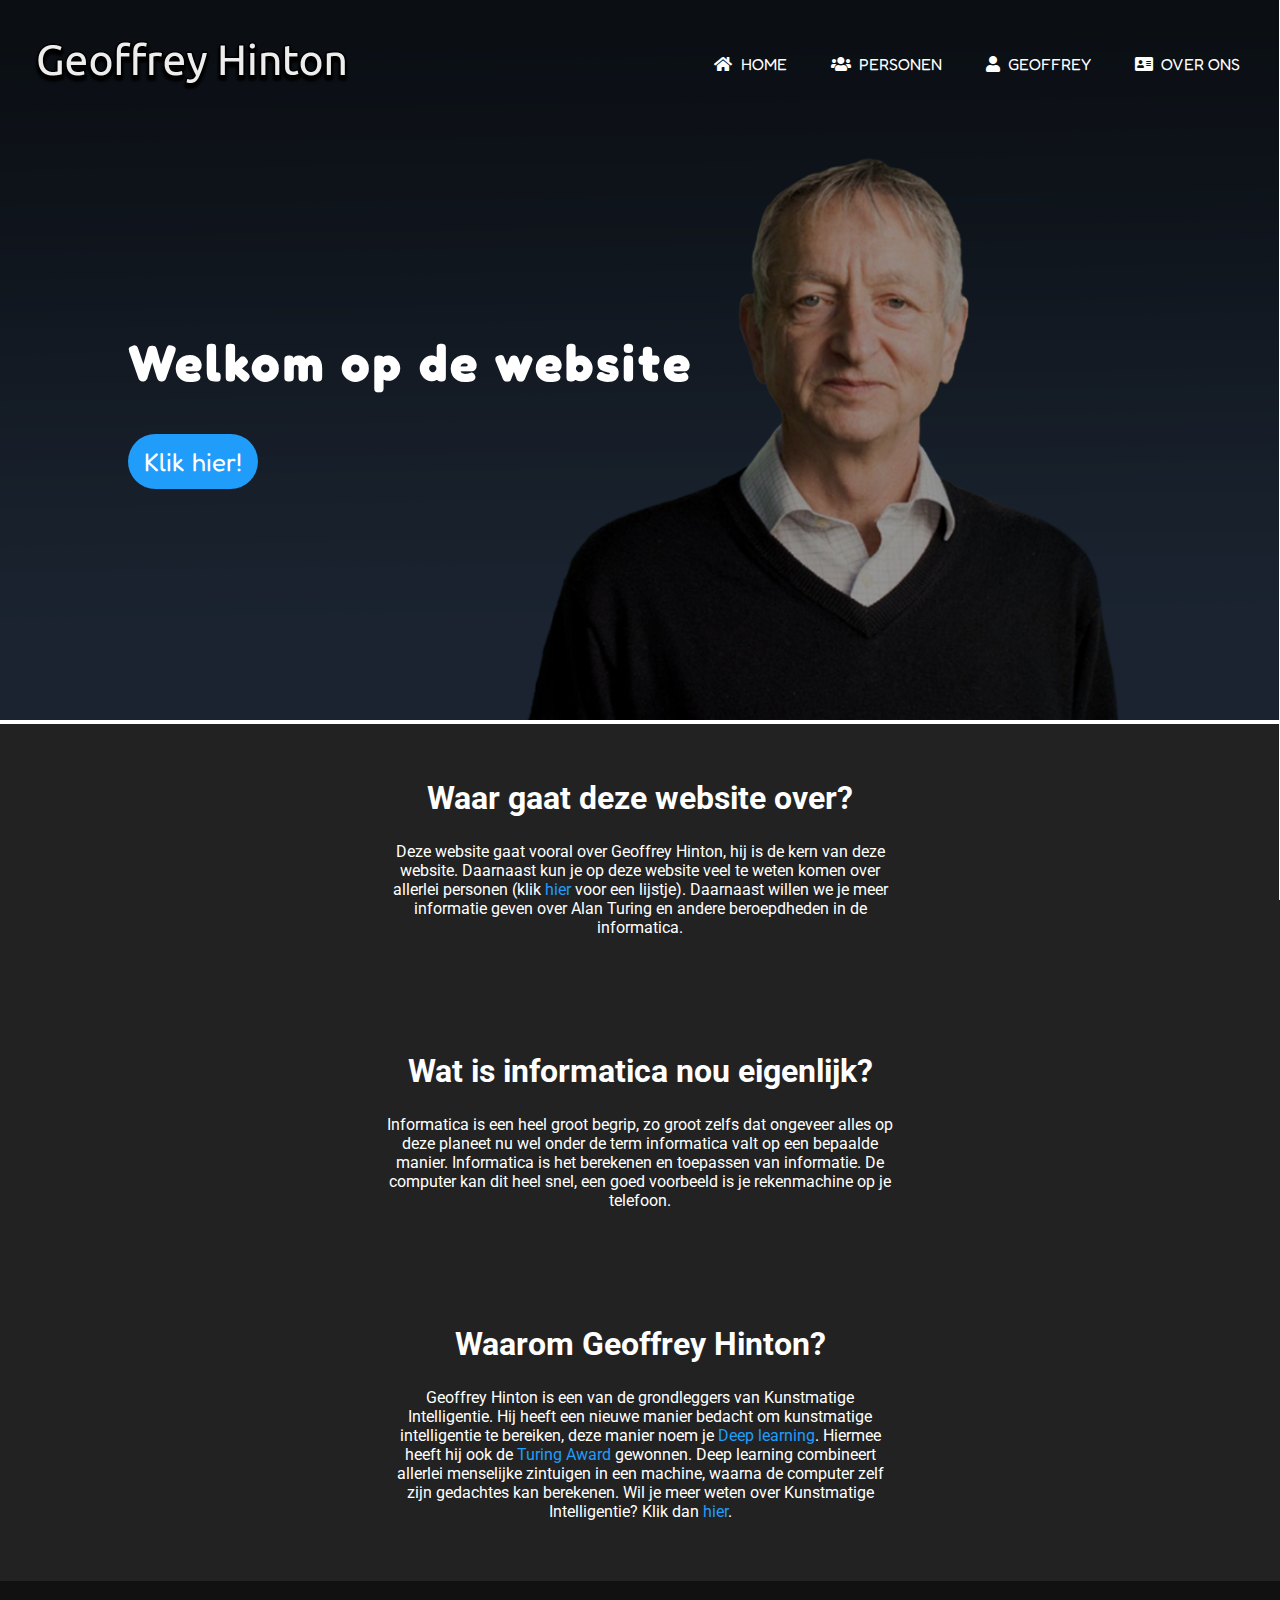
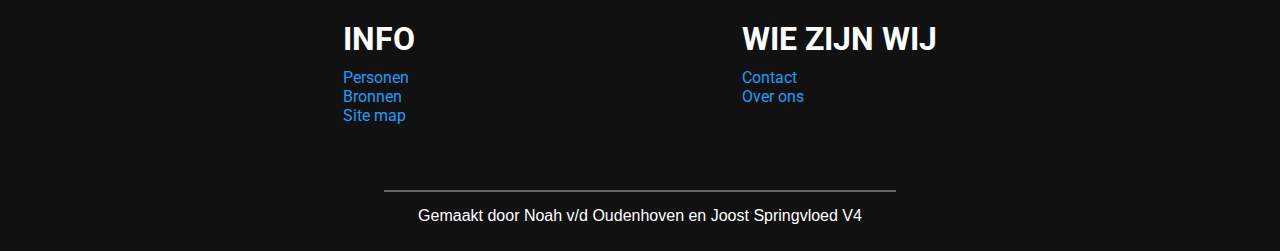
<file: index.html>
<!--
  Door Noah van den Oudenhoven en Joost Springvloed V4
  Datum gemaakt: 18-12-2019
  Datum af: 20-12-2019
  Gehoopt cijfer: 9,5
  Aantal regels: 1456
-->
<!DOCTYPE html>
<html lang="nl">
  <head>
    <meta charset="utf-8">
    <meta name="viewport" content="width=device-width">
    <title>Home</title>
    <link href="style.css" rel="stylesheet" type="text/css" />

    <link rel="shortcut icon" type="image/png" href="afb/favicon.png">
    <link href="https://fonts.googleapis.com/css?family=Fredoka+One&display=swap" rel="stylesheet">
    <link rel="stylesheet" href="fonts_awesome/css/font-awesome.css">
    <link rel="stylesheet" href="fonts_awesome/css/all.css">
  </head>
  <body>
  <div class="achtergrond">
    <img src="afb/achtergrond.png" alt="header achtergrond">
    <h1 class="front-title">Welkom op de website</h1>
    <a href="#main" class="front-knop">Klik hier!</a>
  </div>
   <header id="header">
   <div class="header-logo">
     <a href="index.html"><img id="logo" class="header-logo-img" src="afb/geoffreyhinton-logo.png" alt="logo van de pagina"></a>
   </div>
 <nav>
   <ul id="nav-menu">

      <div class="menu-div">
       <li><a href="index.html" class="menu-tabs current-page"><i class="fa fa-home fa-fw" aria-hidden="true"></i>&nbsp; HOME</a></li>
      </div>
     <div class="menu-div">
       <li><a href="personen.html" class="menu-tabs"><i class="fas fa-users"></i>&nbsp; PERSONEN</a></li>
     <div class="dropdown-menu">
       <li><a href="church.html" class="menu-subtab">Alonzo Church</a></li>
       <li><a href="shannon.html" class="menu-subtab">Claude Shannon</a></li>
       <div class="turing-dropdown">
         <li><a href="alanturing.html" class="menu-subtab">Alan Turing</a></li>
       <div class="turing-info">
         <li><a href="turingaward.html" class="menu-subtab">Turing Award</a></li>
       </div>
      </div>
     </div>
    </div>
   <div class="menu-div">
       <li><a href="geoffrey-map.html" class="menu-tabs"><i class="fas fa-user"></i>&nbsp; GEOFFREY</a></li>
     <div class="dropdown-menu">
       <li><a href="geoffrey.html" class="menu-subtab">Geoffrey Hinton</a></li>
       <li><a href="uitvindingen.html" class="menu-subtab">Uitvindingen</a></li>
       <li><a href="ai.html" class="menu-subtab">Kunstmatige Intelligentie</a></li>
     </div>
   </div>
     <div class="menu-div">
       <li><a href="overons.html" class="menu-tabs"><i class="fas fa-address-card"></i>&nbsp; OVER ONS</a></li>
      <div class="dropdown-menu">
       <li><a href="contact.html" class="menu-subtab">Contact</a></li>
      </div>
     </div>
   </ul>


 </nav>
 <div class="hamburger" onclick="menu_openen(this)">
   <div class="bar1"></div>
   <div class="bar2"></div>
   <div class="bar3"></div>
 </div>
</header>
<div id="mobiel-nav">
 <ul id="nav-hamburger">
     <li><a href="index.html" class="mobiel-tabs current-page">HOME</a></li>
     <li><a href="personen.html" class="mobiel-tabs">PERSONEN</a></li>
     <li><a href="geoffrey-map.html" class="mobiel-tabs">GEOFFREY</a></li>
     <li><a href="overons.html" class="mobiel-tabs">OVER ONS</a></li>
 </ul>
</div>

<div class="arrow-background" id="scrollTop"><i class="fas fa-arrow-up fa-3x"></i></div>

    <main id="main">
      <div class="box">
      <h1 class="titel" id="scroll-titel">Waar gaat deze website over?</h1>
        <p class="inhoud">Deze website gaat vooral over Geoffrey Hinton, hij is de kern van deze website. Daarnaast kun je op deze website veel te weten komen over allerlei personen (klik <a href="personen.html">hier</a> voor een lijstje). Daarnaast willen we je meer informatie geven over Alan Turing en andere beroepdheden in de informatica.
        </p>
      </div>
      <div class="box">
        <h1 class="titel">Wat is informatica nou eigenlijk?</h1>
        <p class="inhoud">
          Informatica is een heel groot begrip, zo groot zelfs dat ongeveer alles op deze planeet nu wel onder de term informatica valt op een bepaalde manier. Informatica is het berekenen en toepassen van informatie. De computer kan dit heel snel, een goed voorbeeld is je rekenmachine op je telefoon.
        </p>
      </div>
      <div class="box">
        <h1 class="titel">Waarom Geoffrey Hinton?</h1>
        <p class="inhoud">
          Geoffrey Hinton is een van de grondleggers van Kunstmatige Intelligentie. Hij heeft een nieuwe manier bedacht om kunstmatige intelligentie te bereiken, deze manier noem je <a href="https://nl.wikipedia.org/wiki/Deep_learning">Deep learning</a>. Hiermee heeft hij ook de <a href="turingaward.html">Turing Award</a> gewonnen.
          Deep learning combineert allerlei menselijke zintuigen in een machine, waarna de computer zelf zijn gedachtes kan berekenen. Wil je meer weten over Kunstmatige Intelligentie? Klik dan <a href="ai.html">hier</a>.
        </p>
      </div>

    </main>
    <footer>
      <div class="content-footer">
       <div class="content-info">
        <div class="footer-info">
          <h1>INFO</h1>
          <a href="personen.html">Personen</a>
          <a href="bronnen.html">Bronnen</a>
          <a href="sitemap.html">Site map</a>
        </div>
        <div class="overons-info">
          <h1>WIE ZIJN WIJ</h1>
          <a href="contact.html">Contact</a>
          <a href="overons.html">Over ons</a>
        </div>
       </div>
        <div class="site-maker">
          <div class="line">
          </div>
          <p>Gemaakt door Noah v/d Oudenhoven en Joost Springvloed V4</p>
        </div>
      </div>
    </footer>
  </body>
<script src="script.js"></script>
  <script src="script.js"></script>
</html>
</file>
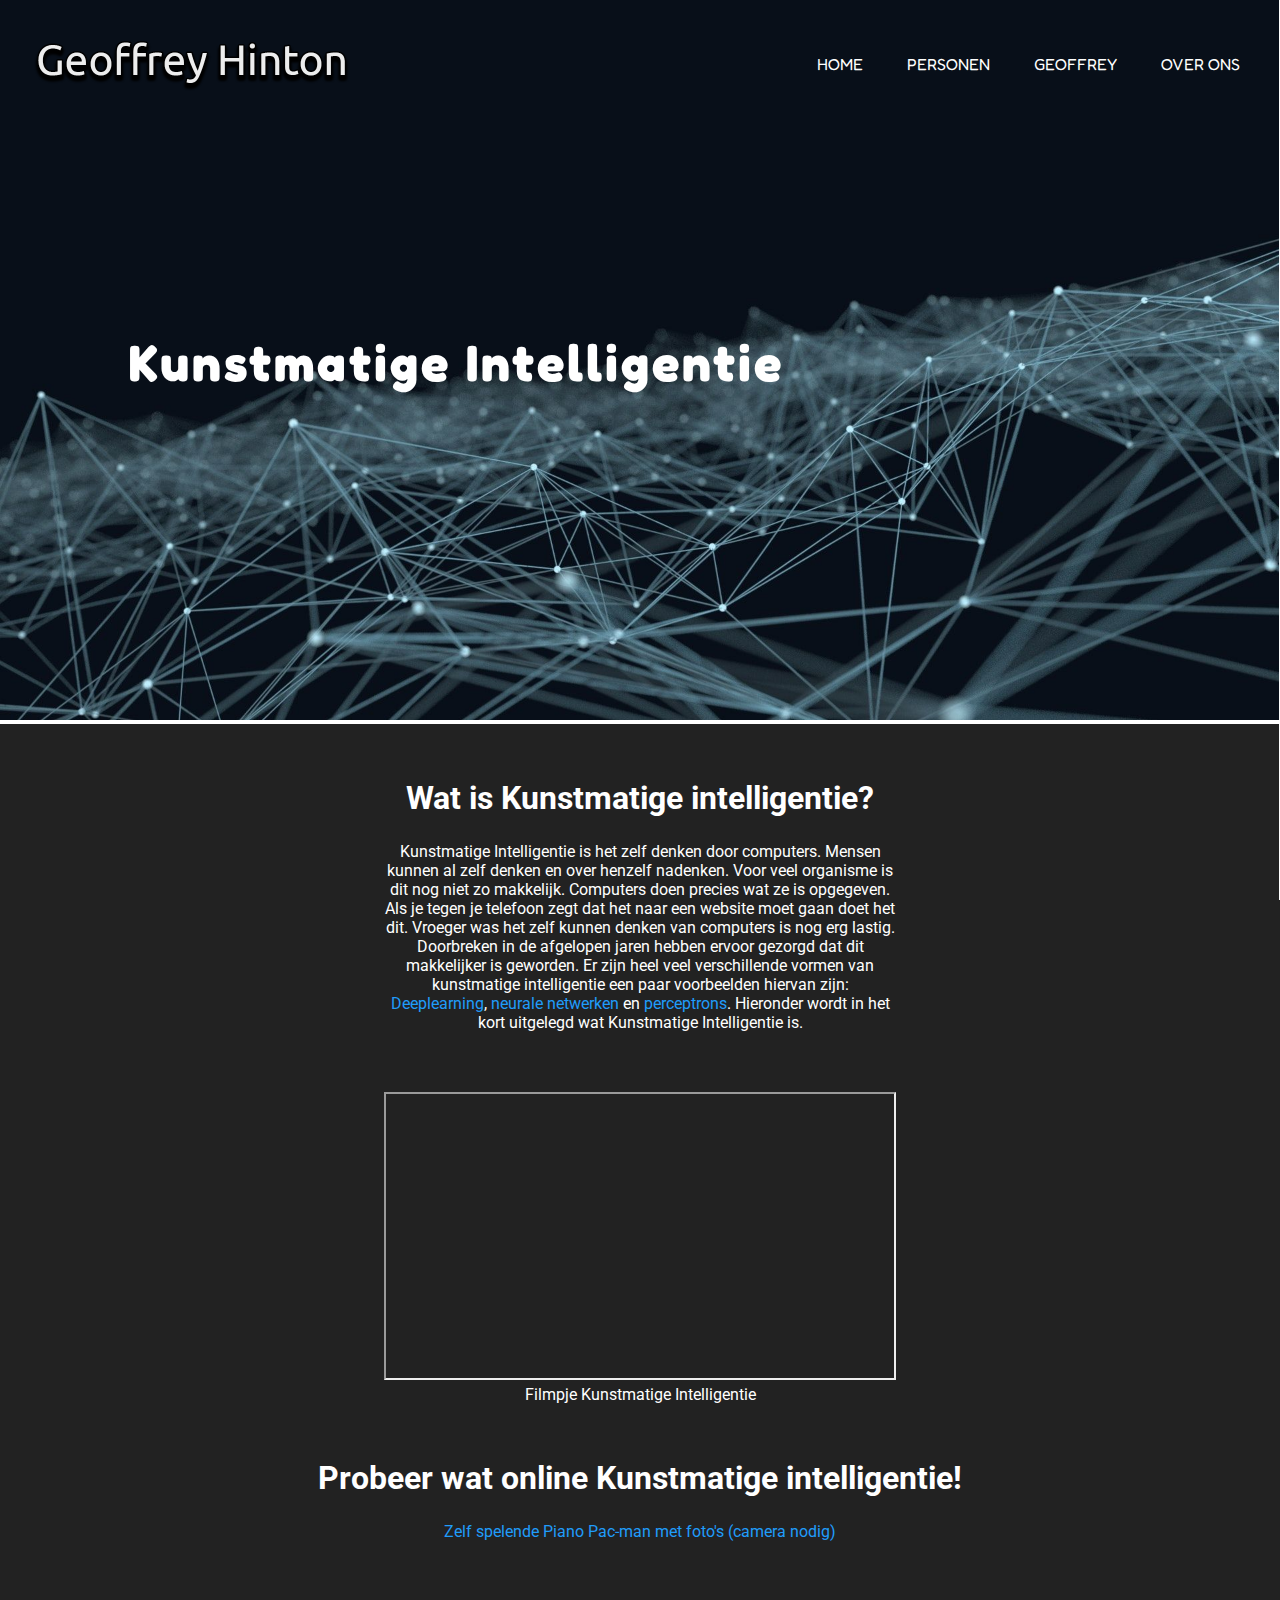
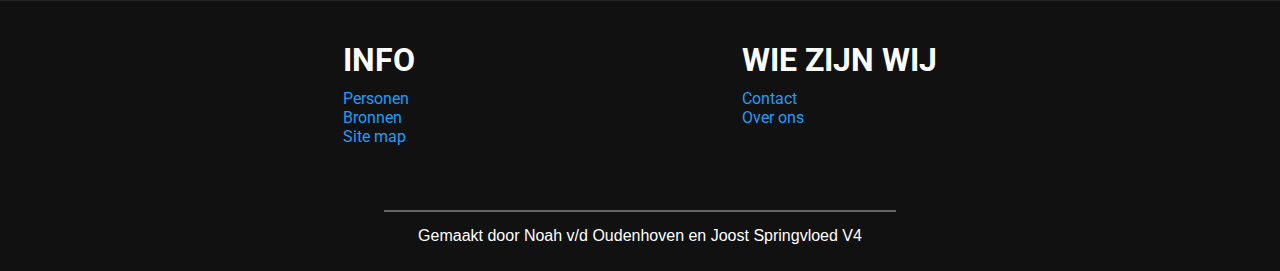
<file: ai.html>
<!DOCTYPE html>
<html lang="nl">
<head>
  <meta charset="UTF-8">
  <meta name="viewport" content="width=device-width, initial-scale=1.0">
  <title>Kunstmatige intelligentie</title>
  <link href="style.css" rel="stylesheet" type="text/css" />
  <link rel="stylesheet" href="fonts_awesome/css/font-awesome.css">
  <link rel="stylesheet" href="fonts_awesome/css/all.css">
  <link rel="shortcut icon" type="image/png" href="afb/favicon.png">
</head>
<body>
  <div class="achtergrond">
    <img src="afb/achtergrond-2.jpg" alt="header achtergrond">
    <h1 class="front-title">Kunstmatige Intelligentie</h1>
  </div>
   <header id="header">
<div class="header-logo">
  <a href="index.html"><img id="logo" class="header-logo-img" src="afb/geoffreyhinton-logo.png" alt="logo van de pagina"></a>
</div>
<nav>
<ul id="nav-menu">

   <div class="menu-div">
    <li><a href="index.html" class="menu-tabs current-page">HOME</a></li>
   </div>
  <div class="menu-div">
    <li><a href="personen.html" class="menu-tabs">PERSONEN</a></li>
  <div class="dropdown-menu">
    <li><a href="church.html" class="menu-subtab">Alonzo Church</a></li>
    <li><a href="shannon.html" class="menu-subtab">Claude Shannon</a></li>
    <div class="turing-dropdown">
      <li><a href="alanturing.html" class="menu-subtab">Alan Turing</a></li>
    <div class="turing-info">
      <li><a href="turingaward.html" class="menu-subtab">Turing Award</a></li>
    </div>
   </div>
  </div>
 </div>
<div class="menu-div">
    <li><a href="geoffrey-map.html" class="menu-tabs">GEOFFREY</a></li>
  <div class="dropdown-menu">
    <li><a href="geoffrey.html" class="menu-subtab">Geoffrey Hinton</a></li>
    <li><a href="uitvindingen.html" class="menu-subtab">Uitvindingen</a></li>
    <li><a href="ai.html" class="menu-subtab">Kunstmatige Intelligentie</a></li>
  </div>
</div>
  <div class="menu-div">
    <li><a href="overons.html" class="menu-tabs">OVER ONS</a></li>
   <div class="dropdown-menu">
    <li><a href="contact.html" class="menu-subtab">Contact</a></li>
   </div>
  </div>
</ul>


</nav>
<div class="hamburger" onclick="menu_openen(this)">
<div class="bar1"></div>
<div class="bar2"></div>
<div class="bar3"></div>
</div>
</header>
<div id="mobiel-nav">
 <ul id="nav-hamburger">
     <li><a href="index.html" class="mobiel-tabs current-page">HOME</a></li>
     <li><a href="personen.html" class="mobiel-tabs">PERSONEN</a></li>
     <li><a href="geoffrey-map.html" class="mobiel-tabs">GEOFFREY</a></li>
     <li><a href="overons.html" class="mobiel-tabs">OVER ONS</a></li>
 </ul>
</div>

<div class="arrow-background" id="scrollTop"><i class="fas fa-arrow-up fa-3x"></i></div>

    <main>
      <div class="box">
      <h1 class="titel">Wat is Kunstmatige intelligentie?</h1>
        <p class="inhoud">
          Kunstmatige Intelligentie is het zelf denken door computers. Mensen kunnen al zelf denken en over henzelf nadenken. Voor veel organisme is dit nog niet zo makkelijk. Computers doen precies wat ze is opgegeven. Als je tegen je telefoon zegt dat het naar een website moet gaan doet het dit.
          Vroeger was het zelf kunnen denken van computers is nog erg lastig. Doorbreken in de afgelopen jaren hebben ervoor gezorgd dat dit makkelijker is geworden.
          Er zijn heel veel verschillende vormen van kunstmatige intelligentie een paar voorbeelden hiervan zijn: <a href="https://nl.wikipedia.org/wiki/Deep_learning">Deeplearning</a>, <a href="https://nl.wikipedia.org/wiki/Neuraal_netwerk">neurale netwerken</a> en <a href="https://nl.wikipedia.org/wiki/Perceptron">perceptrons</a>.
          Hieronder wordt in het kort uitgelegd wat Kunstmatige Intelligentie is.
        </p>
      </div>
        <div class="yt-filmpje">
          <iframe class="ai-filmpje" width="560" src="https://www.youtube.com/embed/QJE_ycgR8E8" allow="accelerometer; autoplay; encrypted-media; gyroscope; picture-in-picture; fullscreen;" allowfullscreen></iframe>
          <p>Filmpje Kunstmatige Intelligentie</p>
        </div>

      <div class="box">
        <h1 class="titel">Probeer wat online Kunstmatige intelligentie!</h1>
      <div class="inhoud">
        <a href="https://magenta.tensorflow.org/demos/performance_rnn/index.html#2%7C2,0,1,0,1,1,0,1,0,1,0,1%7C1,1,1,1,1,1,1,1,1,1,1,1%7C1,1,1,1,1,1,1,1,1,1,1,1%7Cfalse">Zelf spelende Piano</a>
        <a href="https://storage.googleapis.com/tfjs-examples/webcam-transfer-learning/dist/index.html">Pac-man met foto's (camera nodig)</a>
      </div>
      </div>
    </main>

    <footer>
      <div class="content-footer">
       <div class="content-info">
        <div class="footer-info">
          <h1>INFO</h1>
          <a href="personen.html">Personen</a>
          <a href="bronnen.html">Bronnen</a>
          <a href="sitemap.html">Site map</a>
        </div>
        <div class="overons-info">
          <h1>WIE ZIJN WIJ</h1>
          <a href="contact.html">Contact</a>
          <a href="overons.html">Over ons</a>
        </div>
       </div>
        <div class="site-maker">
          <div class="line">
          </div>
          <p>Gemaakt door Noah v/d Oudenhoven en Joost Springvloed V4</p>
        </div>
      </div>
    </footer>
</body>
<script src="script.js"></script>
</html>
</file>
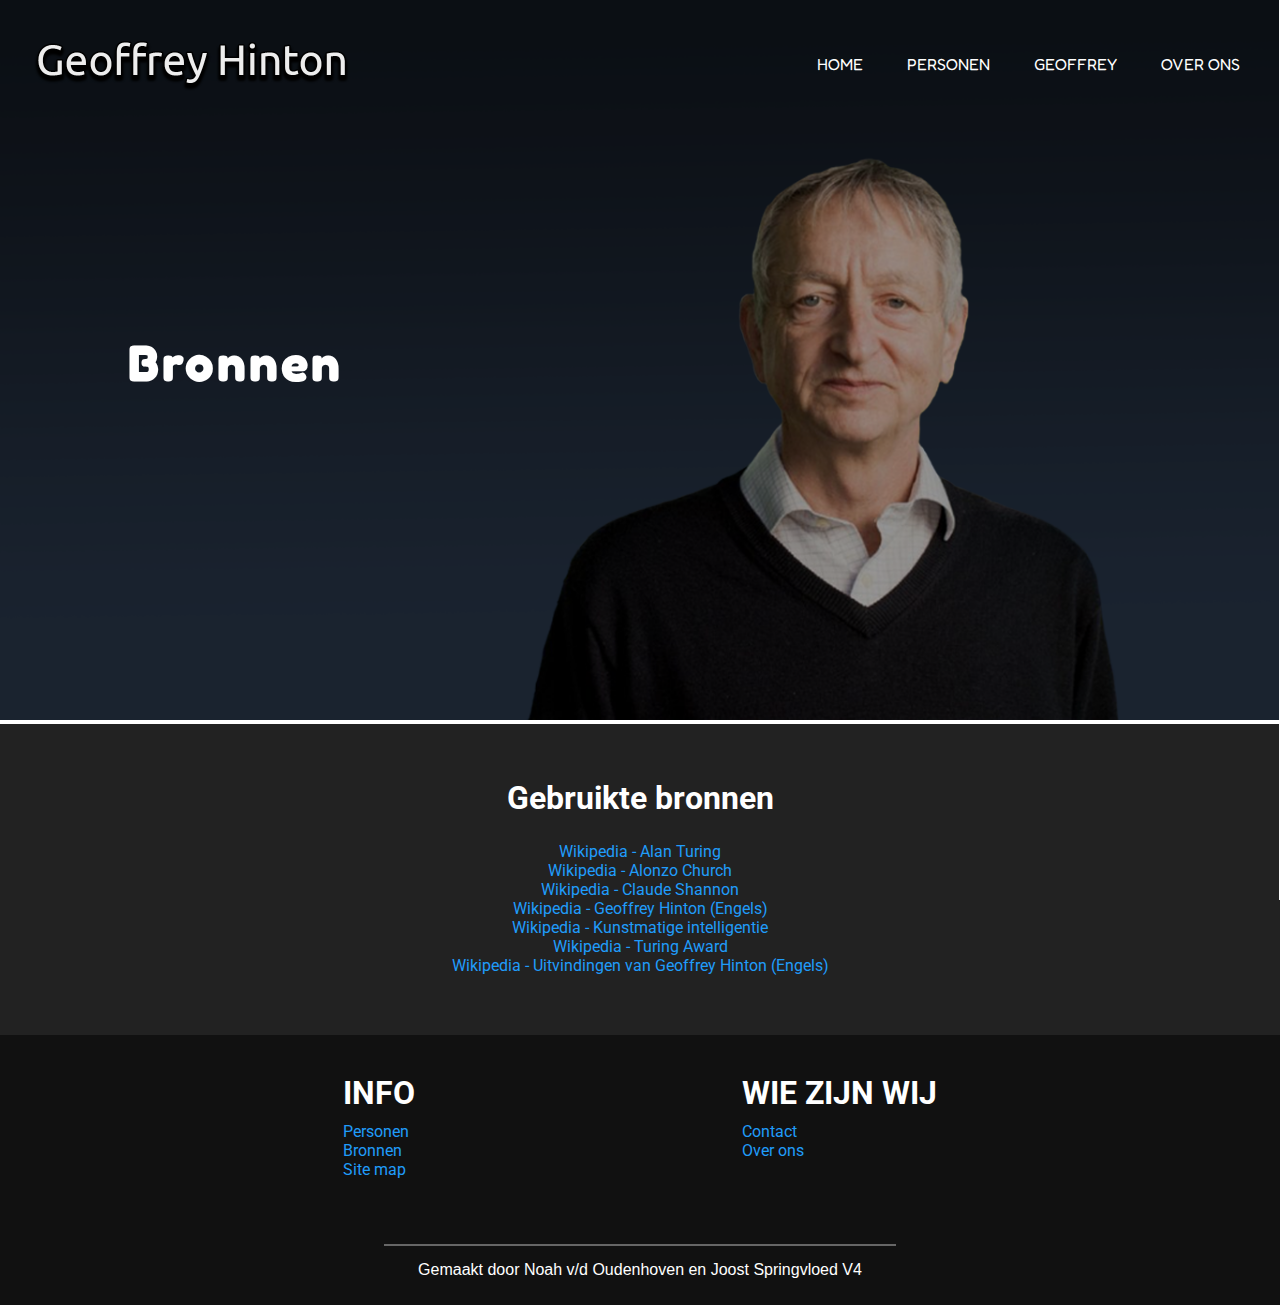
<file: bronnen.html>
<!DOCTYPE html>
<html lang="nl">
<head>
  <meta charset="UTF-8">
  <meta name="viewport" content="width=device-width, initial-scale=1.0">
  <title>Bronnen</title>
  <link href="style.css" rel="stylesheet" type="text/css" />
  <link rel="shortcut icon" type="image/png" href="afb/favicon.png">
  <link rel="stylesheet" href="fonts_awesome/css/font-awesome.css">
  <link rel="stylesheet" href="fonts_awesome/css/all.css">

</head>
<body>
  <div class="achtergrond">
    <img src="afb/achtergrond.png" alt="header home achtergrond">
    <h1 class="front-title">Bronnen</h1>
  </div>
   <header id="header">
<div class="header-logo">
  <a href="index.html"><img id="logo" class="header-logo-img" src="afb/geoffreyhinton-logo.png" alt="logo van de pagina"></a>
</div>
<nav>
<ul id="nav-menu">

   <div class="menu-div">
    <li><a href="index.html" class="menu-tabs current-page">HOME</a></li>
   </div>
  <div class="menu-div">
    <li><a href="personen.html" class="menu-tabs">PERSONEN</a></li>
  <div class="dropdown-menu">
    <li><a href="church.html" class="menu-subtab">Alonzo Church</a></li>
    <li><a href="shannon.html" class="menu-subtab">Claude Shannon</a></li>
    <div class="turing-dropdown">
      <li><a href="alanturing.html" class="menu-subtab">Alan Turing</a></li>
    <div class="turing-info">
      <li><a href="turingaward.html" class="menu-subtab">Turing Award</a></li>
    </div>
   </div>
  </div>
 </div>
<div class="menu-div">
    <li><a href="geoffrey-map.html" class="menu-tabs">GEOFFREY</a></li>
  <div class="dropdown-menu">
    <li><a href="geoffrey.html" class="menu-subtab">Geoffrey Hinton</a></li>
    <li><a href="uitvindingen.html" class="menu-subtab">Uitvindingen</a></li>
    <li><a href="ai.html" class="menu-subtab">Kunstmatige Intelligentie</a></li>
  </div>
</div>
  <div class="menu-div">
    <li><a href="overons.html" class="menu-tabs">OVER ONS</a></li>
   <div class="dropdown-menu">
    <li><a href="contact.html" class="menu-subtab">Contact</a></li>
   </div>
  </div>
</ul>


</nav>
<div class="hamburger" onclick="menu_openen(this)">
<div class="bar1"></div>
<div class="bar2"></div>
<div class="bar3"></div>
</div>
</header>
<div id="mobiel-nav">
 <ul id="nav-hamburger">
     <li><a href="index.html" class="mobiel-tabs current-page">HOME</a></li>
     <li><a href="personen.html" class="mobiel-tabs">PERSONEN</a></li>
     <li><a href="geoffrey-map.html" class="mobiel-tabs">GEOFFREY</a></li>
     <li><a href="overons.html" class="mobiel-tabs">OVER ONS</a></li>
 </ul>
</div>
<div class="arrow-background" id="scrollTop"><i class="fas fa-arrow-up fa-3x"></i></div>
    <main>
      <div class="box">
      <h1 class="titel">Gebruikte bronnen</h1>
        <ul>
         <div class="content">
           <div class="info">
             <li><a href="https://nl.wikipedia.org/wiki/Alan_Turing" class="verwijslink">Wikipedia - Alan Turing</a></li>

            <div class="dropdown-info">
               <h1>Alan Turing</h1>
               <p>Alan Turing was een Britse Wiskundige, een van de starters van het computertijdperk, informaticus, wiskundig bioloog en een logicus.</p>
            </div>
           </div>

           <div class="info">
             <li><a href="https://nl.wikipedia.org/wiki/Alonzo_Church" class="verwijslink">Wikipedia - Alonzo Church</a></li>

             <div class="dropdown-info">
               <h1>Alonzo Church</h1>
               <p>Alonzo Church is een Amerikaanse Wiskundige en logicus. Hij was een van de mannen die een grote bijdragen had in de theoretische informatica</p>
             </div>
           </div>

           <div class="info">
             <li><a href="https://nl.wikipedia.org/wiki/Claude_Shannon" class="verwijslink">Wikipedia - Claude Shannon</a></li>

             <div class="dropdown-info">
               <h1>Claude Shannon</h1>
               <p>Claude Shannon was een wiskundige en een electro technicus.</p>
             </div>
           </div>

           <div class="info">
             <li><a href="https://en.wikipedia.org/wiki/Geoffrey_Hinton" class="verwijslink">Wikipedia - Geoffrey Hinton (Engels)</a></li>

             <div class="dropdown-info">
               <h1>Geoffrey Hinton</h1>
               <p>Geoffrey Hinton van een van de grondleggers van Kunstmatige intelligentie. Hij bedacht een revolutionaire manier van kunstmatige intelligentie.</p>
             </div>
           </div>

          <div class="info">
            <li><a href="https://nl.wikipedia.org/wiki/Kunstmatige_intelligentie" class="verwijslink">Wikipedia - Kunstmatige intelligentie</a></li>

           <div class="dropdown-info">
              <h1>Kunstmatige intelligentie</h1>
              <p>Kunstmatige intelligentie is moeilijk te begrijpen en bereiken. Het bestaat uit complexe wiskundige formules en biologische wetenschappen.</p>
           </div>
          </div>

          <div class="info">
            <li><a href="https://nl.wikipedia.org/wiki/A.M._Turing_Award" class="verwijslink">Wikipedia - Turing Award</a></li>

           <div class="dropdown-info">
              <h1>Turing Award</h1>
              <p>Op deze pagina wordt wat verteld over de Turing award. De Turing Award wordt gezien als de hoogste prijs in de informatica.</p>
           </div>
          </div>

          <div class="info">
            <li><a href="https://en.wikipedia.org/wiki/Geoffrey_Hinton" class="verwijslink">Wikipedia - Uitvindingen van Geoffrey Hinton (Engels)</a></li>

           <div class="dropdown-info">
              <h1>Uitvindingen</h1>
              <p>Lijst met alle uitvindingen van Geoffrey Hinton</p>
           </div>
          </div>
         </div>
        </ul>
      </div>
      </main>

     <footer>
      <div class="content-footer">
       <div class="content-info">
        <div class="footer-info">
          <h1>INFO</h1>
          <a href="personen.html">Personen</a>
          <a href="bronnen.html">Bronnen</a>
          <a href="sitemap.html">Site map</a>
        </div>
        <div class="overons-info">
          <h1>WIE ZIJN WIJ</h1>
          <a href="contact.html">Contact</a>
          <a href="overons.html">Over ons</a>
        </div>
       </div>
        <div class="site-maker">
          <div class="line">
          </div>
          <p>Gemaakt door Noah v/d Oudenhoven en Joost Springvloed V4</p>
        </div>
      </div>
    </footer>
</body>
<script src="script.js"></script>
</html>
</file>
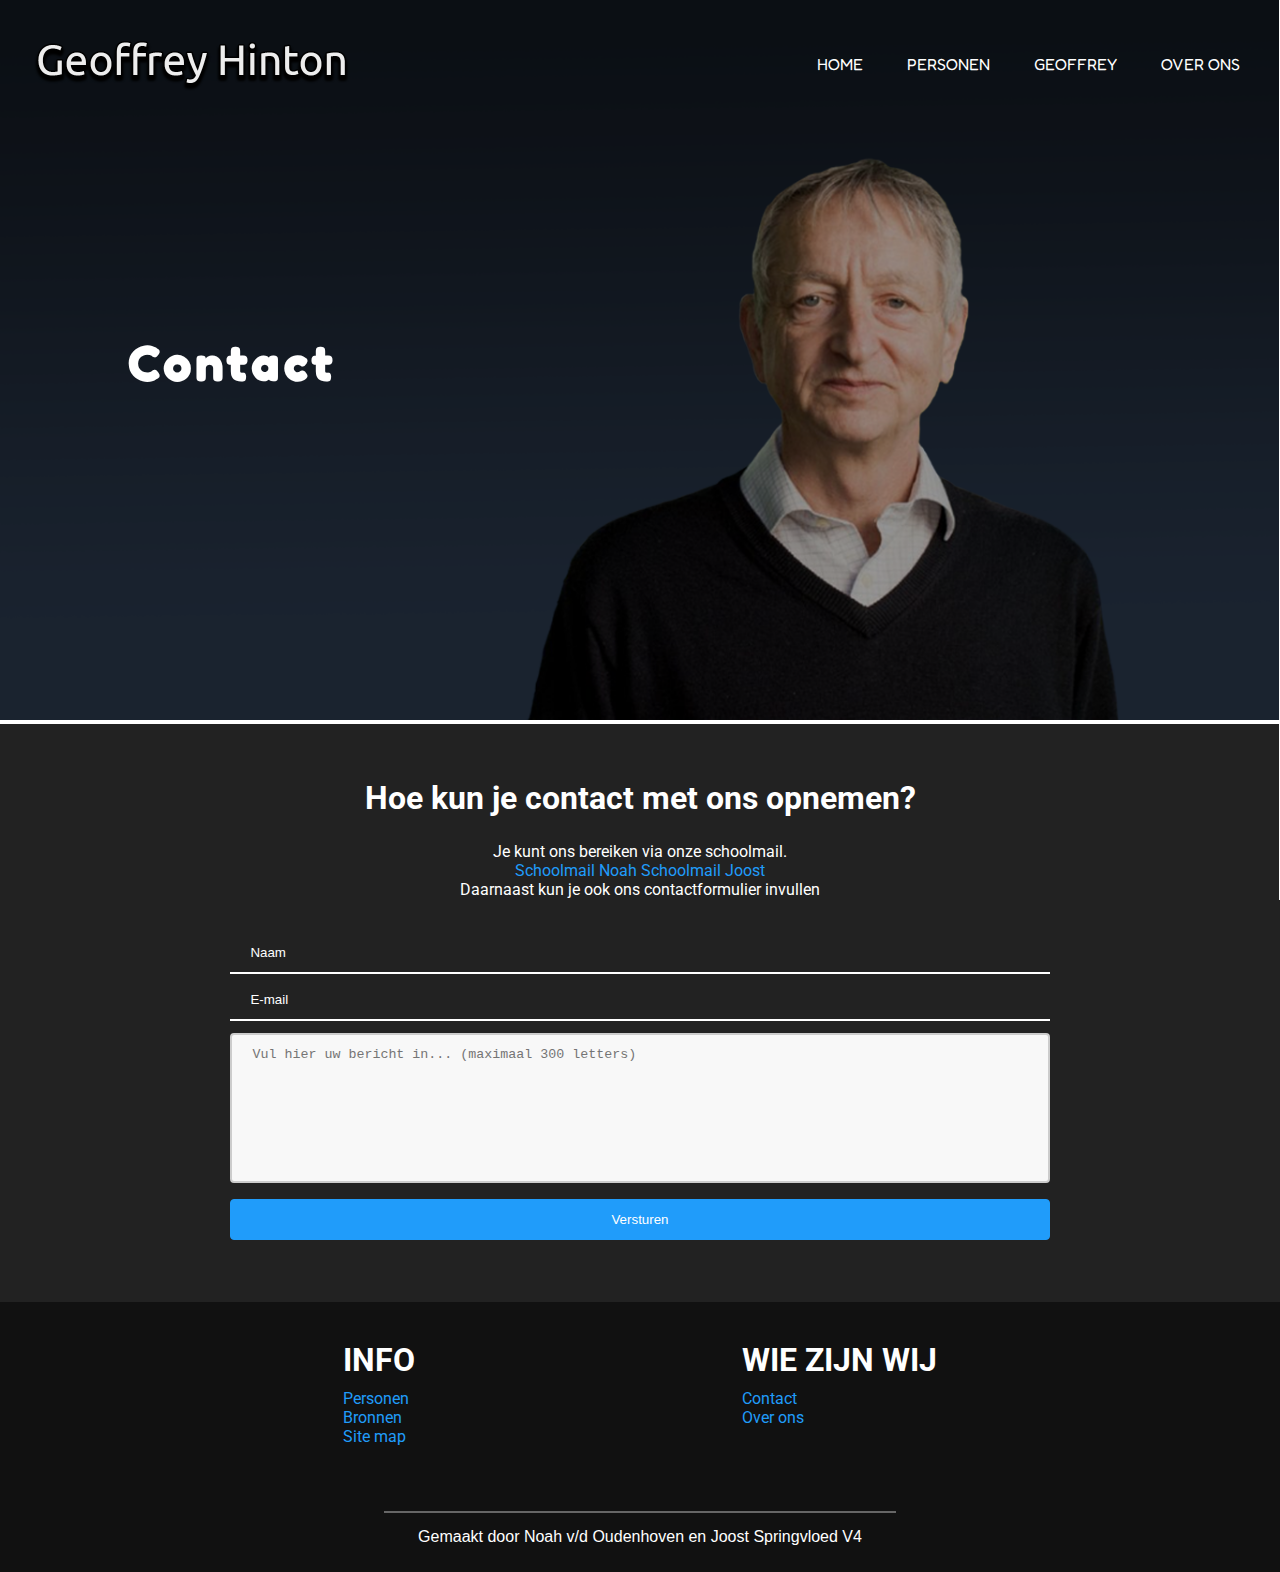
<file: contact.html>
<!DOCTYPE html>
<html lang="en">
<head>
  <meta charset="UTF-8">
  <meta name="viewport" content="width=device-width, initial-scale=1.0">
  <title>Contact</title>
  <link href="style.css" rel="stylesheet" type="text/css" />
  <link rel="shortcut icon" type="image/png" href="afb/favicon.png">
<script src="script.js"></script>

</head>
<body>
  <div class="achtergrond">
    <img src="afb/achtergrond.png" alt="header home achtergrond">
    <h1 class="front-title">Contact</h1>
    </div>
    <header id="header">
<div class="header-logo">
  <a href="index.html"><img id="logo" class="header-logo-img" src="afb/geoffreyhinton-logo.png" alt="logo van de pagina"></a>
</div>
<nav>
<ul id="nav-menu">

   <div class="menu-div">
    <li><a href="index.html" class="menu-tabs current-page">HOME</a></li>
   </div>
  <div class="menu-div">
    <li><a href="personen.html" class="menu-tabs">PERSONEN</a></li>
  <div class="dropdown-menu">
    <li><a href="church.html" class="menu-subtab">Alonzo Church</a></li>
    <li><a href="shannon.html" class="menu-subtab">Claude Shannon</a></li>
    <div class="turing-dropdown">
      <li><a href="alanturing.html" class="menu-subtab">Alan Turing</a></li>
    <div class="turing-info">
      <li><a href="turingaward.html" class="menu-subtab">Turing Award</a></li>
    </div>
   </div>
  </div>
 </div>
<div class="menu-div">
    <li><a href="geoffrey-map.html" class="menu-tabs">GEOFFREY</a></li>
  <div class="dropdown-menu">
    <li><a href="geoffrey.html" class="menu-subtab">Geoffrey Hinton</a></li>
    <li><a href="uitvindingen.html" class="menu-subtab">Uitvindingen</a></li>
    <li><a href="ai.html" class="menu-subtab">Kunstmatige Intelligentie</a></li>
  </div>
</div>
  <div class="menu-div">
    <li><a href="overons.html" class="menu-tabs">OVER ONS</a></li>
   <div class="dropdown-menu">
    <li><a href="contact.html" class="menu-subtab">Contact</a></li>
   </div>
  </div>
</ul>


</nav>
<div class="hamburger" onclick="menu_openen(this)">
<div class="bar1"></div>
<div class="bar2"></div>
<div class="bar3"></div>
</div>
</header>
<div id="mobiel-nav">
 <ul id="nav-hamburger">
     <li><a href="index.html" class="mobiel-tabs current-page">HOME</a></li>
     <li><a href="personen.html" class="mobiel-tabs">PERSONEN</a></li>
     <li><a href="geoffrey-map.html" class="mobiel-tabs">GEOFFREY</a></li>
     <li><a href="overons.html" class="mobiel-tabs">OVER ONS</a></li>
 </ul>
</div>
<div class="arrow-background" id="scrollTop"><i class="fas fa-arrow-up fa-3x"></i></div>
    <main>
      <div class="box">
      <h1 class="titel">Hoe kun je contact met ons opnemen?</h1>
      <div class="inhoud">

      <p>Je kunt ons bereiken via onze schoolmail.</p>
      <a href="mailto:209499@edu.ozhw.nl">Schoolmail Noah</a>
      <a href="mailto:209234@edu.ozhw.nl">Schoolmail Joost</a>
      <p>Daarnaast kun je ook ons contactformulier invullen</p>
    </div>
    <div class="form">
      <form class="contact-form" onsubmit="sumbit_form()">
        <input type="text" name="naam" value="" placeholder="Naam" required>
        <input type="email" name="email" value="" placeholder="E-mail" required>
        <textarea name="bericht" rows="8" cols="40" placeholder="Vul hier uw bericht in... (maximaal 300 letters)" maxlength="300" required></textarea>
        <button type="button" name="verzenden" onclick="submit_form()" value="Versturen">Versturen</button>
      </form>
      <div class="verstuurd" id="succes">
        <p>Bericht verstuurd! Wij zullen zo spoedig mogelijk terug schrijven.</p>
      </div>
    </div>
      </div>
    </main>

     <footer>
      <div class="content-footer">
       <div class="content-info">
        <div class="footer-info">
          <h1>INFO</h1>
          <a href="personen.html">Personen</a>
          <a href="bronnen.html">Bronnen</a>
          <a href="sitemap.html">Site map</a>
        </div>
        <div class="overons-info">
          <h1>WIE ZIJN WIJ</h1>
          <a href="contact.html">Contact</a>
          <a href="overons.html">Over ons</a>
        </div>
       </div>
        <div class="site-maker">
          <div class="line">
          </div>
          <p>Gemaakt door Noah v/d Oudenhoven en Joost Springvloed V4</p>
        </div>
      </div>
    </footer>
</body>
</html>
</file>
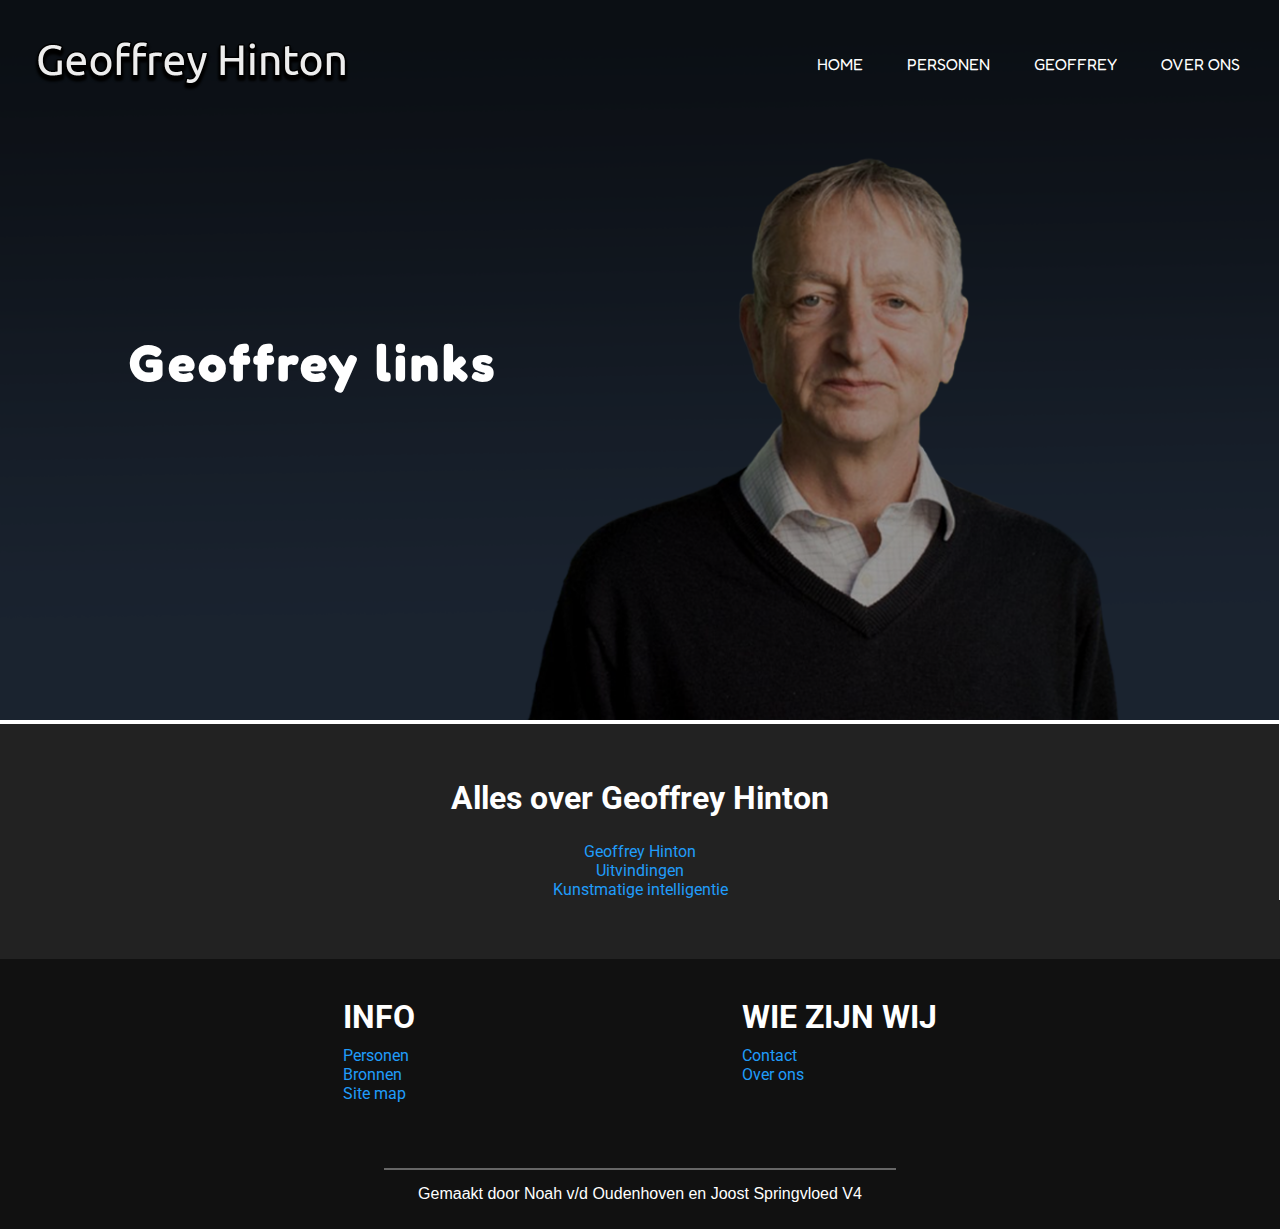
<file: geoffrey-map.html>
<!DOCTYPE html>
<html lang="en">
<head>
  <meta charset="UTF-8">
  <meta name="viewport" content="width=device-width, initial-scale=1.0">
  <title>Geoffrey links</title>
  <link href="style.css" rel="stylesheet" type="text/css" />
  <link rel="shortcut icon" type="image/png" href="afb/favicon.png">
  <link rel="stylesheet" href="fonts_awesome/css/font-awesome.css">
  <link rel="stylesheet" href="fonts_awesome/css/all.css">

</head>
<body>
  <div class="achtergrond">
    <img src="afb/achtergrond.png" alt="header home achtergrond">
    <h1 class="front-title">Geoffrey links</h1>
  </div>
    <header id="header">
<div class="header-logo">
  <a href="index.html"><img id="logo" class="header-logo-img" src="afb/geoffreyhinton-logo.png" alt="logo van de pagina"></a>
</div>
<nav>
<ul id="nav-menu">

   <div class="menu-div">
    <li><a href="index.html" class="menu-tabs current-page">HOME</a></li>
   </div>
  <div class="menu-div">
    <li><a href="personen.html" class="menu-tabs">PERSONEN</a></li>
  <div class="dropdown-menu">
    <li><a href="church.html" class="menu-subtab">Alonzo Church</a></li>
    <li><a href="shannon.html" class="menu-subtab">Claude Shannon</a></li>
    <div class="turing-dropdown">
      <li><a href="alanturing.html" class="menu-subtab">Alan Turing</a></li>
    <div class="turing-info">
      <li><a href="turingaward.html" class="menu-subtab">Turing Award</a></li>
    </div>
   </div>
  </div>
 </div>
<div class="menu-div">
    <li><a href="geoffrey-map.html" class="menu-tabs">GEOFFREY</a></li>
  <div class="dropdown-menu">
    <li><a href="geoffrey.html" class="menu-subtab">Geoffrey Hinton</a></li>
    <li><a href="uitvindingen.html" class="menu-subtab">Uitvindingen</a></li>
    <li><a href="ai.html" class="menu-subtab">Kunstmatige Intelligentie</a></li>
  </div>
</div>
  <div class="menu-div">
    <li><a href="overons.html" class="menu-tabs">OVER ONS</a></li>
   <div class="dropdown-menu">
    <li><a href="contact.html" class="menu-subtab">Contact</a></li>
   </div>
  </div>
</ul>


</nav>
<div class="hamburger" onclick="menu_openen(this)">
<div class="bar1"></div>
<div class="bar2"></div>
<div class="bar3"></div>
</div>
</header>
<div id="mobiel-nav">
 <ul id="nav-hamburger">
     <li><a href="index.html" class="mobiel-tabs current-page">HOME</a></li>
     <li><a href="personen.html" class="mobiel-tabs">PERSONEN</a></li>
     <li><a href="geoffrey-map.html" class="mobiel-tabs">GEOFFREY</a></li>
     <li><a href="overons.html" class="mobiel-tabs">OVER ONS</a></li>
 </ul>
</div>
<div class="arrow-background" id="scrollTop"><i class="fas fa-arrow-up fa-3x"></i></div>
    <main>
      <div class="box">
      <h1 class="titel">Alles over Geoffrey Hinton</h1>
        <ul>
         <div class="content">
          <div class="info">
            <li><a href="geoffrey.html" class="verwijslink">Geoffrey Hinton</a></li>

           <div class="dropdown-info">
              <h1>Geoffrey Hinton</h1>
              <p>Geoffrey Hinton is een van de vele winnaars van de turing award. Hij bedacht een revolutionaire manier om kunstmatige intelligentie te maken.</p>
           </div>
          </div>
          <div class="info">
            <li><a href="uitvindingen.html" class="verwijslink">Uitvindingen</a></li>

           <div class="dropdown-info">
              <h1>Uitvindingen</h1>
              <p>Geoffrey Hinton heeft veel uitgevonden in zijn leven. Een nieuwe vorm van kunstmatige intelligentie bijvoorbeeld.</p>
           </div>
          </div>
          <div class="info">
            <li><a href="ai.html" class="verwijslink">Kunstmatige intelligentie</a></li>

           <div class="dropdown-info">
              <h1>Kunstmatige intelligentie (KI, AI)</h1>
              <p>Kunstmatige intelligentie is moeilijk te begrijpen en bereiken. Het bestaat uit complexe wiskundige formules en biologische wetenschappen.</p>
           </div>
          </div>
         </div>
        </ul>
      </div>
      </main>

     <footer>
      <div class="content-footer">
       <div class="content-info">
        <div class="footer-info">
          <h1>INFO</h1>
          <a href="personen.html">Personen</a>
          <a href="bronnen.html">Bronnen</a>
          <a href="sitemap.html">Site map</a>
        </div>
        <div class="overons-info">
          <h1>WIE ZIJN WIJ</h1>
          <a href="contact.html">Contact</a>
          <a href="overons.html">Over ons</a>
        </div>
       </div>
        <div class="site-maker">
          <div class="line">
          </div>
          <p>Gemaakt door Noah v/d Oudenhoven en Joost Springvloed V4</p>
        </div>
      </div>
    </footer>
</body>
<script src="script.js"></script>
</html>
</file>
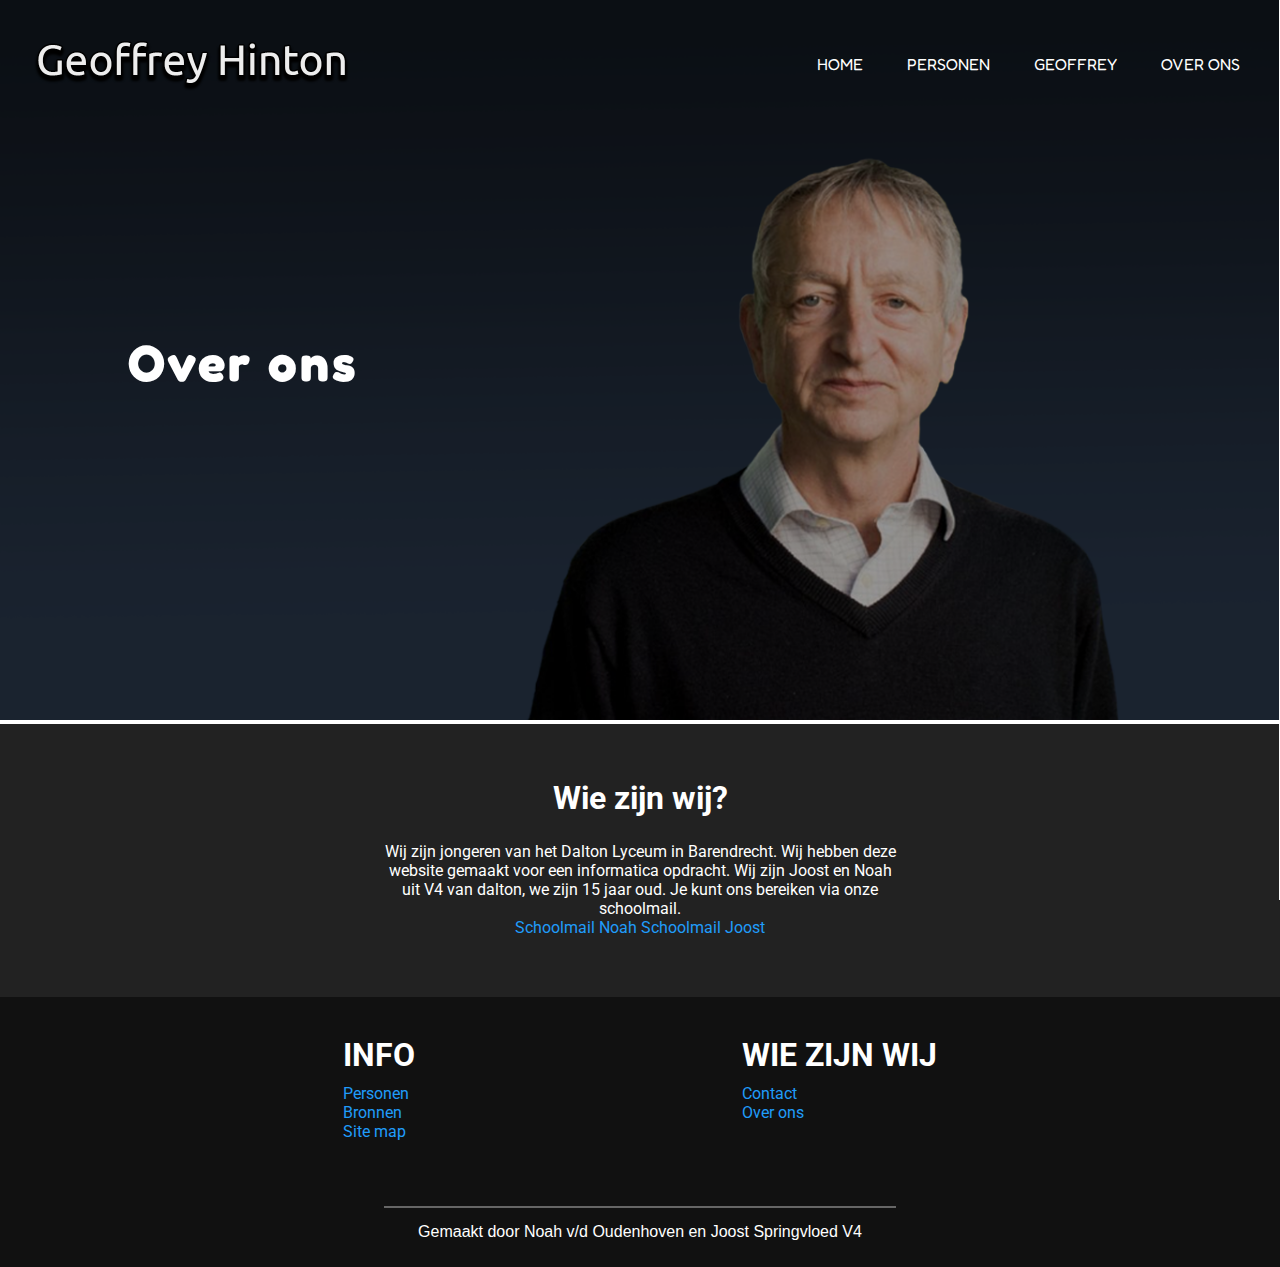
<file: overons.html>
<!DOCTYPE html>
<html lang="en">
<head>
  <meta charset="UTF-8">
  <meta name="viewport" content="width=device-width, initial-scale=1.0">
  <title>Over ons</title>
  <link href="style.css" rel="stylesheet" type="text/css" />
  <link rel="shortcut icon" type="image/png" href="afb/favicon.png">
  <link rel="stylesheet" href="fonts_awesome/css/font-awesome.css">
  <link rel="stylesheet" href="fonts_awesome/css/all.css">

</head>
<body>
  <div class="achtergrond">
    <img src="afb/achtergrond.png" alt="header home achtergrond">
    <h1 class="front-title">Over ons</h1>
    </div>
    <header id="header">
<div class="header-logo">
  <a href="index.html"><img id="logo" class="header-logo-img" src="afb/geoffreyhinton-logo.png" alt="logo van de pagina"></a>
</div>
<nav>
<ul id="nav-menu">

   <div class="menu-div">
    <li><a href="index.html" class="menu-tabs current-page">HOME</a></li>
   </div>
  <div class="menu-div">
    <li><a href="personen.html" class="menu-tabs">PERSONEN</a></li>
  <div class="dropdown-menu">
    <li><a href="church.html" class="menu-subtab">Alonzo Church</a></li>
    <li><a href="shannon.html" class="menu-subtab">Claude Shannon</a></li>
    <div class="turing-dropdown">
      <li><a href="alanturing.html" class="menu-subtab">Alan Turing</a></li>
    <div class="turing-info">
      <li><a href="turingaward.html" class="menu-subtab">Turing Award</a></li>
    </div>
   </div>
  </div>
 </div>
<div class="menu-div">
    <li><a href="geoffrey-map.html" class="menu-tabs">GEOFFREY</a></li>
  <div class="dropdown-menu">
    <li><a href="geoffrey.html" class="menu-subtab">Geoffrey Hinton</a></li>
    <li><a href="uitvindingen.html" class="menu-subtab">Uitvindingen</a></li>
    <li><a href="ai.html" class="menu-subtab">Kunstmatige Intelligentie</a></li>
  </div>
</div>
  <div class="menu-div">
    <li><a href="overons.html" class="menu-tabs">OVER ONS</a></li>
   <div class="dropdown-menu">
    <li><a href="contact.html" class="menu-subtab">Contact</a></li>
   </div>
  </div>
</ul>


</nav>
<div class="hamburger" onclick="menu_openen(this)">
<div class="bar1"></div>
<div class="bar2"></div>
<div class="bar3"></div>
</div>
</header>
<div id="mobiel-nav">
 <ul id="nav-hamburger">
     <li><a href="index.html" class="mobiel-tabs current-page">HOME</a></li>
     <li><a href="personen.html" class="mobiel-tabs">PERSONEN</a></li>
     <li><a href="geoffrey-map.html" class="mobiel-tabs">GEOFFREY</a></li>
     <li><a href="overons.html" class="mobiel-tabs">OVER ONS</a></li>
 </ul>
</div>
<div class="arrow-background" id="scrollTop"><i class="fas fa-arrow-up fa-3x"></i></div>
    <main>
      <div class="box">
      <h1 class="titel">Wie zijn wij?</h1>
      <div class="inhoud">
      <p>Wij zijn jongeren van het Dalton Lyceum in Barendrecht. Wij hebben deze website gemaakt voor een informatica opdracht. Wij zijn Joost en Noah uit V4 van dalton, we zijn 15 jaar oud. Je kunt ons bereiken via onze schoolmail.</p>
      <a href="mailto:209499@edu.ozhw.nl">Schoolmail Noah</a>
      <a href="mailto:209234@edu.ozhw.nl">Schoolmail Joost</a>
      </div>
      </div>
    </main>

     <footer>
      <div class="content-footer">
       <div class="content-info">
        <div class="footer-info">
          <h1>INFO</h1>
          <a href="personen.html">Personen</a>
          <a href="bronnen.html">Bronnen</a>
          <a href="sitemap.html">Site map</a>
        </div>
        <div class="overons-info">
          <h1>WIE ZIJN WIJ</h1>
          <a href="contact.html">Contact</a>
          <a href="overons.html">Over ons</a>
        </div>
       </div>
        <div class="site-maker">
          <div class="line">
          </div>
          <p>Gemaakt door Noah v/d Oudenhoven en Joost Springvloed V4</p>
        </div>
      </div>
    </footer>
</body>
<script src="script.js"></script>
</html>
</file>
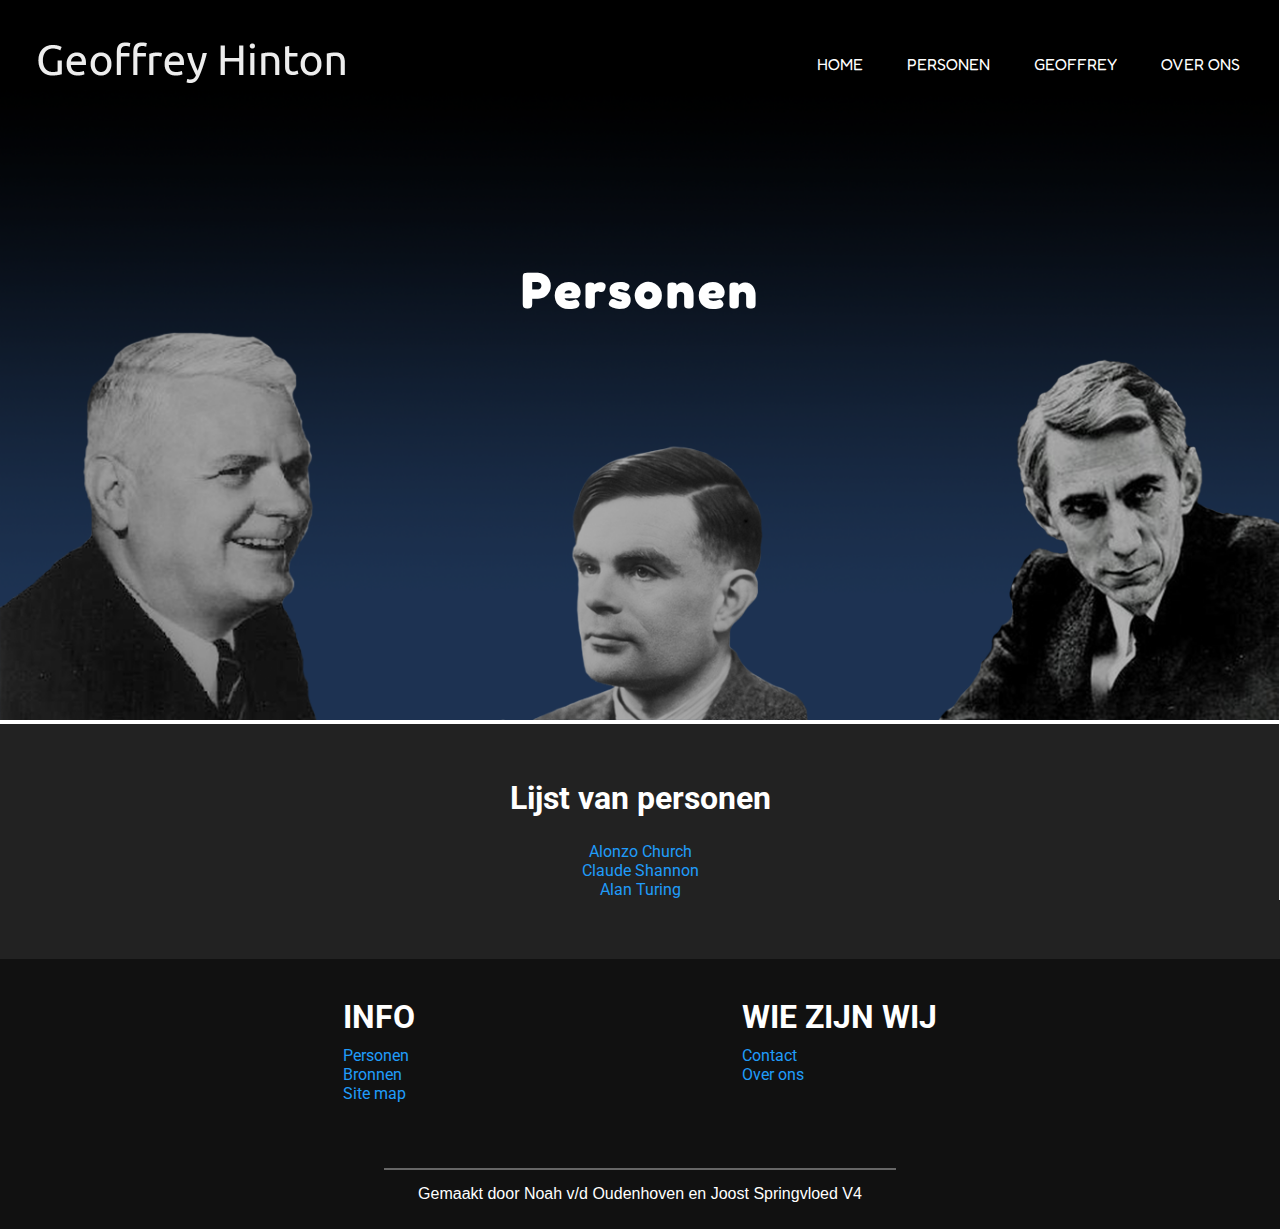
<file: personen.html>
<!DOCTYPE html>
<html lang="en">
<head>
  <meta charset="UTF-8">
  <meta name="viewport" content="width=device-width, initial-scale=1.0">
  <title>Personen</title>
  <link href="style.css" rel="stylesheet" type="text/css" />
  <link rel="shortcut icon" type="image/png" href="afb/favicon.png">
  <link rel="stylesheet" href="fonts_awesome/css/font-awesome.css">
  <link rel="stylesheet" href="fonts_awesome/css/all.css">

</head>
<body>
  <div class="achtergrond">
    <img src="afb/achtergrond-personen.png" alt="header home achtergrond">
    <h1 class="front-title" id="personen-title">Personen</h1>
    </div>
    <header id="header">
<div class="header-logo">
  <a href="index.html"><img id="logo" class="header-logo-img" src="afb/geoffreyhinton-logo.png" alt="logo van de pagina"></a>
</div>
<nav>
<ul id="nav-menu">

   <div class="menu-div">
    <li><a href="index.html" class="menu-tabs current-page">HOME</a></li>
   </div>
  <div class="menu-div">
    <li><a href="personen.html" class="menu-tabs">PERSONEN</a></li>
  <div class="dropdown-menu">
    <li><a href="church.html" class="menu-subtab">Alonzo Church</a></li>
    <li><a href="shannon.html" class="menu-subtab">Claude Shannon</a></li>
    <div class="turing-dropdown">
      <li><a href="alanturing.html" class="menu-subtab">Alan Turing</a></li>
    <div class="turing-info">
      <li><a href="turingaward.html" class="menu-subtab">Turing Award</a></li>
    </div>
   </div>
  </div>
 </div>
<div class="menu-div">
    <li><a href="geoffrey-map.html" class="menu-tabs">GEOFFREY</a></li>
  <div class="dropdown-menu">
    <li><a href="geoffrey.html" class="menu-subtab">Geoffrey Hinton</a></li>
    <li><a href="uitvindingen.html" class="menu-subtab">Uitvindingen</a></li>
    <li><a href="ai.html" class="menu-subtab">Kunstmatige Intelligentie</a></li>
  </div>
</div>
  <div class="menu-div">
    <li><a href="overons.html" class="menu-tabs">OVER ONS</a></li>
   <div class="dropdown-menu">
    <li><a href="contact.html" class="menu-subtab">Contact</a></li>
   </div>
  </div>
</ul>


</nav>
<div class="hamburger" onclick="menu_openen(this)">
<div class="bar1"></div>
<div class="bar2"></div>
<div class="bar3"></div>
</div>
</header>
<div id="mobiel-nav">
 <ul id="nav-hamburger">
     <li><a href="index.html" class="mobiel-tabs current-page">HOME</a></li>
     <li><a href="personen.html" class="mobiel-tabs">PERSONEN</a></li>
     <li><a href="geoffrey-map.html" class="mobiel-tabs">GEOFFREY</a></li>
     <li><a href="overons.html" class="mobiel-tabs">OVER ONS</a></li>
 </ul>
</div>
<div class="arrow-background" id="scrollTop"><i class="fas fa-arrow-up fa-3x"></i></div>
    <main>
      <div class="box">
      <h1 class="titel">Lijst van personen</h1>
      <ul>
       <div class="content">
        <div class="info">
          <li><a href="church.html" class="verwijslink hover-info">Alonzo Church</a></li>

        <div class="dropdown-info">
              <h1>Alonzo Church</h1>
              <p>Alonzo Church is een Amerikaanse Wiskundige en logicus. Hij was een van de mannen die een grote bijdragen had in de theoretische informatica (tekst)</p>
        </div>
        </div>
        <div class="info">
          <li><a href="shannon.html" class="verwijslink hover-info">Claude Shannon</a></li>

        <div class="dropdown-info">
            <h1>Claude Shannon</h1>
            <p>Claude Shannon was een wiskundige en een electro technicus.</p>
         </div>
        </div>
        <div class="info">
          <li><a href="alanturing.html" class="verwijslink">Alan Turing</a></li>

         <div class="dropdown-info">
            <h1>Alan Turing</h1>
            <p>Alan Turing was een Britse Wiskundige, een van de starters van het computertijdperk, informaticus, wiskundig bioloog en een logicus.</p>
         </div>
        </div>
       </div>
      </ul>
      </div>
    </main>

     <footer>
      <div class="content-footer">
       <div class="content-info">
        <div class="footer-info">
          <h1>INFO</h1>
          <a href="personen.html">Personen</a>
          <a href="bronnen.html">Bronnen</a>
          <a href="sitemap.html">Site map</a>
        </div>
        <div class="overons-info">
          <h1>WIE ZIJN WIJ</h1>
          <a href="contact.html">Contact</a>
          <a href="overons.html">Over ons</a>
        </div>
       </div>
        <div class="site-maker">
          <div class="line">
          </div>
          <p>Gemaakt door Noah v/d Oudenhoven en Joost Springvloed V4</p>
        </div>
      </div>
    </footer>
</body>
<script src="script.js"></script>
</html>
</file>
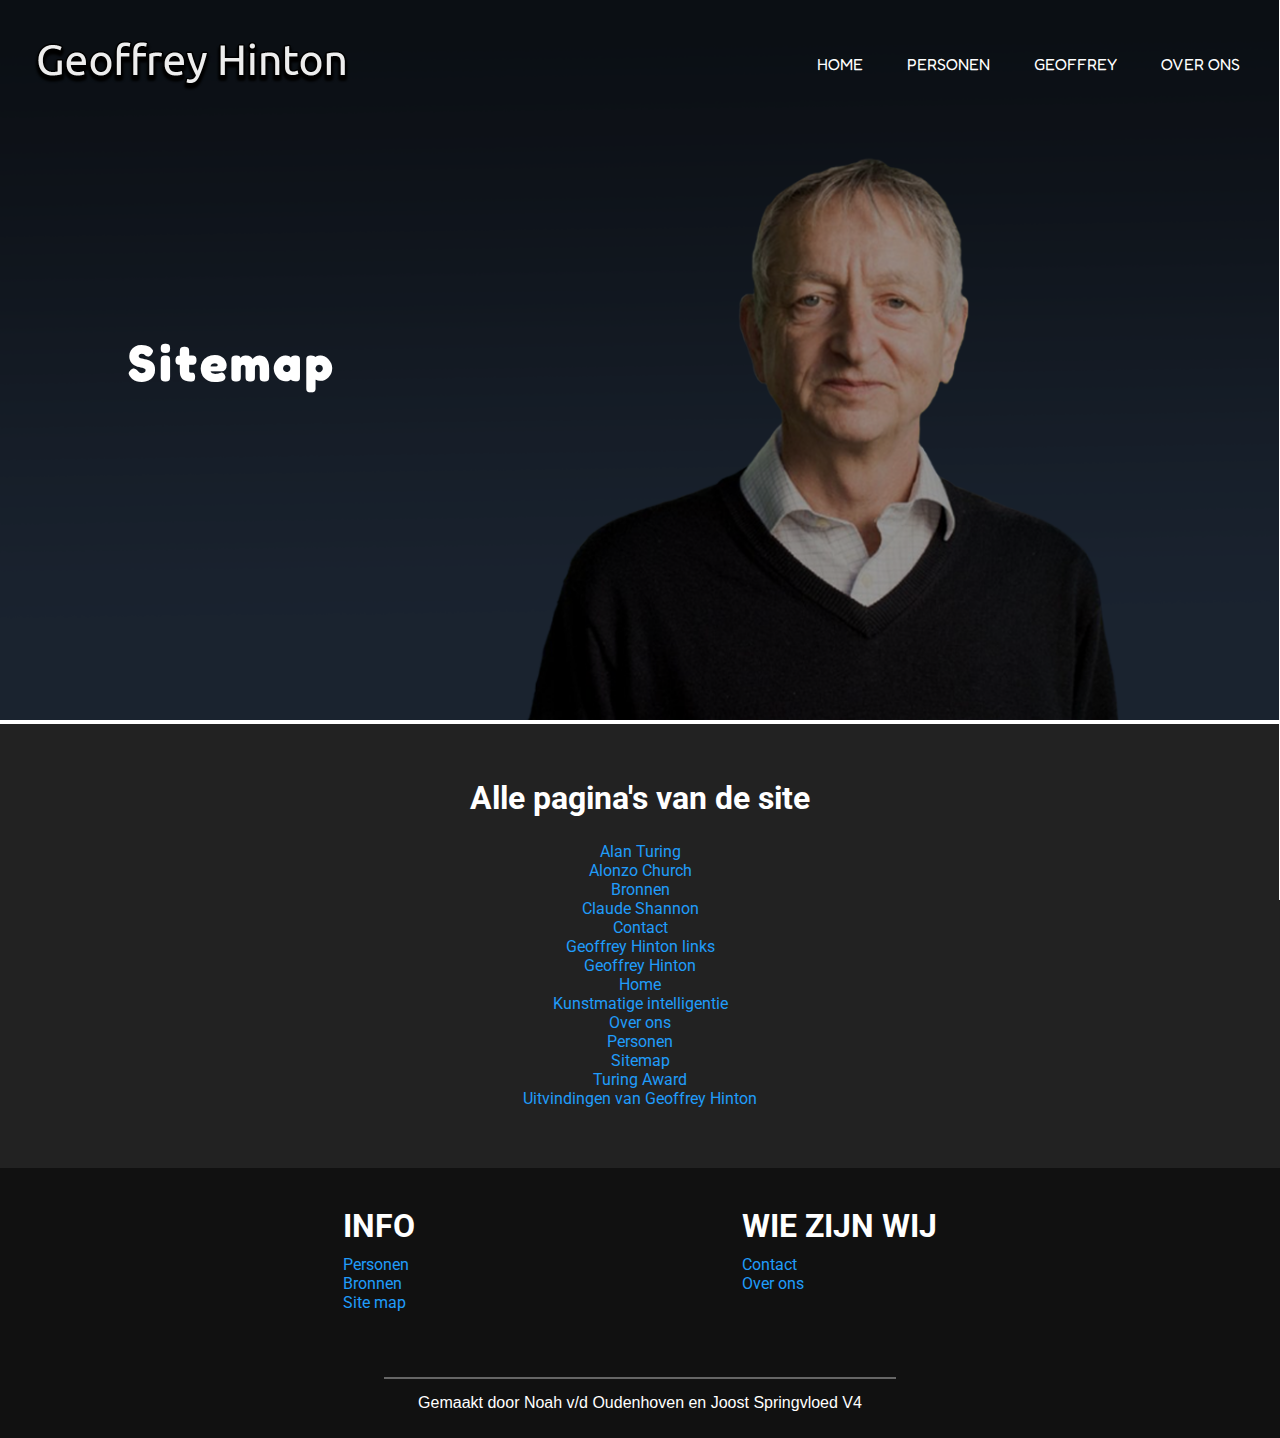
<file: sitemap.html>
<!DOCTYPE html>
<html lang="nl">
<head>
  <meta charset="UTF-8">
  <meta name="viewport" content="width=device-width, initial-scale=1.0">
  <title>Sitemap</title>
  <link href="style.css" rel="stylesheet" type="text/css" />
  <link rel="shortcut icon" type="image/png" href="afb/favicon.png">
  <link rel="stylesheet" href="fonts_awesome/css/font-awesome.css">
  <link rel="stylesheet" href="fonts_awesome/css/all.css">

</head>
<body>
  <div class="achtergrond">
    <img src="afb/achtergrond.png" alt="header home achtergrond">
    <h1 class="front-title">Sitemap</h1>
    </div>
    <header id="header">
<div class="header-logo">
  <a href="index.html"><img id="logo" class="header-logo-img" src="afb/geoffreyhinton-logo.png" alt="logo van de pagina"></a>
</div>
<nav>
<ul id="nav-menu">

   <div class="menu-div">
    <li><a href="index.html" class="menu-tabs current-page">HOME</a></li>
   </div>
  <div class="menu-div">
    <li><a href="personen.html" class="menu-tabs">PERSONEN</a></li>
  <div class="dropdown-menu">
    <li><a href="church.html" class="menu-subtab">Alonzo Church</a></li>
    <li><a href="shannon.html" class="menu-subtab">Claude Shannon</a></li>
    <div class="turing-dropdown">
      <li><a href="alanturing.html" class="menu-subtab">Alan Turing</a></li>
    <div class="turing-info">
      <li><a href="turingaward.html" class="menu-subtab">Turing Award</a></li>
    </div>
   </div>
  </div>
 </div>
<div class="menu-div">
    <li><a href="geoffrey-map.html" class="menu-tabs">GEOFFREY</a></li>
  <div class="dropdown-menu">
    <li><a href="geoffrey.html" class="menu-subtab">Geoffrey Hinton</a></li>
    <li><a href="uitvindingen.html" class="menu-subtab">Uitvindingen</a></li>
    <li><a href="ai.html" class="menu-subtab">Kunstmatige Intelligentie</a></li>
  </div>
</div>
  <div class="menu-div">
    <li><a href="overons.html" class="menu-tabs">OVER ONS</a></li>
   <div class="dropdown-menu">
    <li><a href="contact.html" class="menu-subtab">Contact</a></li>
   </div>
  </div>
</ul>


</nav>
<div class="hamburger" onclick="menu_openen(this)">
<div class="bar1"></div>
<div class="bar2"></div>
<div class="bar3"></div>
</div>
</header>
<div id="mobiel-nav">
 <ul id="nav-hamburger">
     <li><a href="index.html" class="mobiel-tabs current-page">HOME</a></li>
     <li><a href="personen.html" class="mobiel-tabs">PERSONEN</a></li>
     <li><a href="geoffrey-map.html" class="mobiel-tabs">GEOFFREY</a></li>
     <li><a href="overons.html" class="mobiel-tabs">OVER ONS</a></li>
 </ul>
</div>
<div class="arrow-background" id="scrollTop"><i class="fas fa-arrow-up fa-3x"></i></div>
    <main>
      <div class="box">
      <h1 class="titel">Alle pagina's van de site</h1>
      <ul>
       <div class="content">
         <div class="info">
           <li><a href="alanturing.html" class="verwijslink">Alan Turing</a></li>

          <div class="dropdown-info">
             <h1>Alan Turing</h1>
             <p>Alan Turing was een Britse Wiskundige, een van de starters van het computertijdperk, informaticus, wiskundig bioloog en een logicus.</p>
          </div>
         </div>

         <div class="info">
           <li><a href="church.html" class="verwijslink">Alonzo Church</a></li>

           <div class="dropdown-info">
             <h1>Alonzo Church</h1>
             <p>Alonzo Church is een Amerikaanse Wiskundige en logicus. Hij was een van de mannen die een grote bijdragen had in de theoretische informatica</p>
           </div>
         </div>

         <div class="info">
           <li><a href="bronnen.html" class="verwijslink">Bronnen</a></li>

          <div class="dropdown-info">
             <h1>Bronnen</h1>
             <p>Een lijst van alle Bronnen.</p>
          </div>
         </div>

         <div class="info">
           <li><a href="shannon.html" class="verwijslink">Claude Shannon</a></li>

           <div class="dropdown-info">
             <h1>Claude Shannon</h1>
             <p>Claude Shannon was een wiskundige en een electro technicus.</p>
           </div>
         </div>

         <div class="info">
           <li><a href="contact.html" class="verwijslink">Contact</a></li>

           <div class="dropdown-info">
             <h1>Contact</h1>
             <p>Neem contact met ons op via onze schoolmail of het contact formulier.</p>
           </div>
         </div>

         <div class="info">
           <li><a href="geoffrey-map.html" class="verwijslink">Geoffrey Hinton links</a></li>

           <div class="dropdown-info">
             <h1>Alles over Geoffrey Hinton</h1>
             <p>Lijst van alle info over Geoffrey Hinton op deze website.</p>
           </div>
         </div>

         <div class="info">
           <li><a href="geoffrey.html" class="verwijslink">Geoffrey Hinton</a></li>

           <div class="dropdown-info">
             <h1>Geoffrey Hinton</h1>
             <p>Geoffrey Hinton van een van de grondleggers van Kunstmatige intelligentie. Hij bedacht een revolutionaire manier van kunstmatige intelligentie.</p>
           </div>
         </div>

        <div class="info">
          <li><a href="index.html" class="verwijslink">Home</a></li>

         <div class="dropdown-info">
            <h1>Home pagina</h1>
            <p>De homepagina van de website.</p>
         </div>
        </div>

        <div class="info">
          <li><a href="ai.html" class="verwijslink">Kunstmatige intelligentie</a></li>

         <div class="dropdown-info">
            <h1>Kunstmatige intelligentie</h1>
            <p>Kunstmatige intelligentie is moeilijk te begrijpen en bereiken. Het bestaat uit complexe wiskundige formules en biologische wetenschappen.</p>
         </div>
        </div>

        <div class="info">
          <li><a href="overons.html" class="verwijslink">Over ons</a></li>

         <div class="dropdown-info">
            <h1>Over ons</h1>
            <p>Wij zijn jongeren van het Dalton Lyceum in Barendrecht. We hebben deze website gemaakt voor een informtica PO.</p>
         </div>
        </div>

        <div class="info">
          <li><a href="personen.html" class="verwijslink">Personen</a></li>

         <div class="dropdown-info">
            <h1>Personen</h1>
            <p>Hier vind je een lijst van alle personen die op deze website worden behandeld.</p>
         </div>
        </div>

        <div class="info">
          <li><a href="sitemap.html" class="verwijslink current-page">Sitemap</a></li>

         <div class="dropdown-info">
            <h1>Sitemap</h1>
            <p>Hier is een lijst van alle pagina's van de website.</p>
         </div>
        </div>

        <div class="info">
          <li><a href="turingaward.html" class="verwijslink">Turing Award</a></li>

         <div class="dropdown-info">
            <h1>Turing Award</h1>
            <p>Op deze pagina wordt wat verteld over de Turing award. De Turing Award wordt gezien als de hoogste prijs in de informatica.</p>
         </div>
        </div>

        <div class="info">
          <li><a href="uitvindingen.html" class="verwijslink">Uitvindingen van Geoffrey Hinton</a></li>

         <div class="dropdown-info">
            <h1>Uitvindingen</h1>
            <p>Lijst met alle uitvindingen van Geoffrey Hinton</p>
         </div>
        </div>
       </div>
      </ul>
      </div>
    </main>

     <footer>
      <div class="content-footer">
       <div class="content-info">
        <div class="footer-info">
          <h1>INFO</h1>
          <a href="personen.html">Personen</a>
          <a href="bronnen.html">Bronnen</a>
          <a href="sitemap.html">Site map</a>
        </div>
        <div class="overons-info">
          <h1>WIE ZIJN WIJ</h1>
          <a href="contact.html">Contact</a>
          <a href="overons.html">Over ons</a>
        </div>
       </div>
        <div class="site-maker">
          <div class="line">
          </div>
          <p>Gemaakt door Noah v/d Oudenhoven en Joost Springvloed V4</p>
        </div>
      </div>
    </footer>
</body>
<script src="script.js"></script>
</html>
</file>
<file: style.css>
/* prefixed by https://autoprefixer.github.io (PostCSS: v7.0.26, autoprefixer: v9.7.3) */

@import url('https://fonts.googleapis.com/css?family=Fredoka+One&display=swap');
@import url('https://fonts.googleapis.com/css?family=Roboto&display=swap');

/* Main css */
html {
  scroll-behavior: smooth;
}

* {
  margin: 0;
  padding: 0;
  -webkit-box-sizing: border-box;
          box-sizing: border-box;
}
body {
  overflow-x:hidden;
}
.achtergrond {
  position: relative;
  display: block;
  width:100%;
  height: -webkit-fit-content;
  height: -moz-fit-content;
  height: fit-content;
  z-index: 0;
}
.achtergrond img {
  width: 100%;
  height: auto;
}
a {
  text-decoration: none;
  color: #209cfa;
  font-family: 'Roboto', sans-serif;
}
a:hover {
  color: #098eed;
}


/* Header css */

header {
  position: absolute;
  top: 0;
  width: 100%;
  height: 10vw;
  -webkit-transition: 0.4s;
  -o-transition: 0.4s;
  transition: 0.4s;
}

nav {
  position: absolute;
  top:50%;
  right: 20px;
  -webkit-transform: translate(0%, -50%);
      -ms-transform: translate(0%, -50%);
          transform: translate(0%, -50%);

}

ul {
  list-style-type: none;
}



.menu-div{
  display: inline-block;
  margin:  0px;
}
.menu-div:hover .dropdown-menu {
  display: block;
}

.dropdown-menu {
  display: none;
  position: absolute;
  min-width: 160px;
  z-index: 1;
  height: -webkit-fit-content;
  height: -moz-fit-content;
  height: fit-content;
  margin-top: 10px;
}
.dropdown-menu a {
  color: white;
  padding: 12px 16px;
  text-decoration: none;
  display: block;
}
.header-logo {
  height: 100%;
  position: relative;
}

.header-logo-img {
  height: auto;
  width: 25vw;
  max-width: 100%;
  min-width: 200px;
  position: absolute;
  top: 50%;
  left: 2.5vw;
  -webkit-transform: translate(0%, -50%);
  -ms-transform: translate(0%, -50%);
  transform: translate(0%, -50%);
}

.header-logo-scroll {
  height: 60%;
  width: auto;
  min-width: 0;
}

.menu-tabs {
  color: white;
  font-family: 'Fredoka One', sans-serif;
  padding: 20px 20px;
}
.menu-subtab {
  color: #111;
  padding: 10px 10px;
  font-family: 'Fredoka One', sans-serif;
}
.menu-subtab:hover {
  color: #555;
}

.front-title {
  color:white;
  position: absolute;
  top: 50%;
  left: 10vw;
  -webkit-transform: translate(0%, -50%);
      -ms-transform: translate(0%, -50%);
          transform: translate(0%, -50%);
  z-index: 2;
  font-family: 'Fredoka One', sans-serif;
  letter-spacing: 3px;
  font-size: 4vw;
}
a.front-knop {
  position: absolute;
  top: 60%;
  left: 10vw;
  color:white;
  font-family: 'Fredoka One', sans-serif;
  font-size: 2vw;
  background-color: #209cfa;
  padding: 12px 16px;
  border-radius: 50px;
}
a.front-knop:hover {
  background-color: #098eed;
  z-index: 1;
}
#personen-title {
  left: 50%;
  top: 40%;
  -webkit-transform: translate(-50%, -50%);
      -ms-transform: translate(-50%, -50%);
          transform: translate(-50%, -50%);
}

.img {
  width: 100%;
  height: -webkit-fit-content;
  height: -moz-fit-content;
  height: fit-content;
}

.img img{
  width: 80vw;
  max-width: 500px;
  margin: 0 auto;
  margin-top: 20px;
  display: block;
}

/* Mobiele nav */

#nav-hamburger {
  display: none;
  margin-top: 100px;
  opacity: 1;
}

.hamburger {
  display: none;
  cursor: pointer;
  position: absolute;
  top: 50%;
  right: 30px;
  -webkit-transform: translate(0%, -50%);
      -ms-transform: translate(0%, -50%);
          transform: translate(0%, -50%);
  z-index: 3;
}

.bar1, .bar2, .bar3 {
  width: 35px;
  height: 5px;
  background-color: #fff;
  margin: 6px 0;
  -webkit-transition: 0.4s;
  -o-transition: 0.4s;
  transition: 0.4s;
  z-index: 100;
  position: relative;
}

.change .bar1 {
  -webkit-transform: rotate(-45deg) translate(-9px, 6px);
  -ms-transform: rotate(-45deg) translate(-9px, 6px);
      transform: rotate(-45deg) translate(-9px, 6px);
  z-index: 3;
}

.change .bar2 {opacity: 0; z-index: 3;}

.change .bar3 {
  -webkit-transform: rotate(45deg) translate(-8px, -8px);
  -ms-transform: rotate(45deg) translate(-8px, -8px);
      transform: rotate(45deg) translate(-8px, -8px);
  z-index: 3;
}

#mobiel-nav {
  display: block;
  height: 100%;
  width: 0px;
  right:0;
  top: 0;
  z-index: 1;
  background-color: rgb(33,33,33);
  position: fixed;
  -webkit-transition: 0.9s;
  -o-transition: 0.9s;
  transition: 0.9s;
  border-left: solid 1px white;
}
#nav-hamburger li {
  padding: 10px 10px;
  margin: 5px;
  margin-left: 30px;
}
.mobiel-tabs {
  color: white;
  font-family: 'Roboto', sans-serif;
  font-size: 20px;
}

/* Scroll top */

.roof {
  visibility: hidden;

  z-index: 10;
  opacity: 0;
  -webkit-transition: 0.6s;
  -o-transition: 0.6s;
  transition: 0.6s;
}
.arrow-background {
  width: 60px;
  height: 60px;
  position: fixed;
  bottom: 5%;
  right: 10%;
  z-index: 10;
  -webkit-transition: 0.6s;
  -o-transition: 0.6s;
  transition: 0.6s;
  visibility: hidden;
}
.arrow-background:hover i {
  color: #d0d0d0;
}

.arrow-background i {
  color: white;
}

/* Form css */

.form {
  width: 100%;
}
.contact-form {
  margin: 0 auto;
  margin-top: 30px;
  width: 80%;
}
input[type=text], select {
  width: 100%;
  padding: 12px 20px;
  display: inline-block;
  border: none;
  border-bottom: 2px solid white;
  -webkit-box-sizing: border-box;
          box-sizing: border-box;
  margin: 4px 0px;
  color: white;
  background-color: rgba(0, 0, 0, 0);
}
input[type=text]::-webkit-input-placeholder {
  color: white;
}
input[type=text]::-moz-placeholder {
  color: white;
}
input[type=text]:-ms-input-placeholder {
  color: white;
}
input[type=text]::-ms-input-placeholder {
  color: white;
}
input[type=text]::placeholder, select {
  color: white;
}
input[type=email], select {
  width: 100%;
  padding: 12px 20px;
  display: inline-block;
  border: none;
  border-bottom: 2px solid white;
  -webkit-box-sizing: border-box;
          box-sizing: border-box;
  margin: 2px 0px;
  background-color: transparent;
  color: white;
}
input[type=email]::-webkit-input-placeholder {
  color: white;
}
input[type=email]::-moz-placeholder {
  color: white;
}
input[type=email]:-ms-input-placeholder {
  color: white;
}
input[type=email]::-ms-input-placeholder {
  color: white;
}
input[type=email]::placeholder, select {
  color: white;
}
textarea {
  width: 100%;
  height: 150px;
  padding: 12px 20px;
  -webkit-box-sizing: border-box;
          box-sizing: border-box;
  border: 2px solid #ccc;
  border-radius: 4px;
  background-color: #f8f8f8;
  resize: none;
  margin: 10px 0px;
}
button, select {
  width: 100%;
  padding: 12px 20px;
  display: inline-block;
  border: 1px solid #209cfa;
  color: white;
  border-radius: 4px;
  -webkit-box-sizing: border-box;
          box-sizing: border-box;
  margin: 2px 0px;
  background-color: #209cfa;

}
button:hover {
  background-color: #098eed;
}

.verstuurd {
  display: none;
  width: 80%;
  background-color: rgba(4, 209, 8, .65);
  border: 2px solid #04d108;
  margin: 0 auto;
  margin-top: 20px;
  -webkit-transition: 0.2s ease-in-out;
  -o-transition: 0.2s ease-in-out;
  transition: 0.2s ease-in-out;
}
.verstuurd p {
  color: white;
  font-family: 'Roboto', sans-serif;
  margin: 10px;
}
/* Pagina css */

main {
  width:100%;
  position: relative;
  background-color: #222;
}

.titel {
  margin: 25px 25px;
  padding: 0;
  text-align: center;
  font-family: 'Roboto', sans-serif;
  color: white;
}
.inhoud {
  color: white;
  font-family: 'Roboto', sans-serif;
  width: 50%;
  text-align: center;
  margin: 0 auto;
}

.inhoud a {
  color: #209cfa;
}
.inhoud a:hover {
  color: #098eed;
}
.kopje {
  text-align: center;
  margin: 15px;
  color: white;
  font-family: 'Roboto', sans-serif;
}
.kopje a {

}
.yt-filmpje {
  width: 100vw;
  display:block;
}
.yt-filmpje p{
  text-align: center;
  color: white;
  font-family: 'Roboto', sans-serif;
  margin-top: 5px;
}

.ai-filmpje {
  width:40vw;
  height: calc(40vw * 0.5625);
  display:block;
  margin: 0 auto;
}
.box {
  width: 80%;
  margin: 0 auto;
  padding: 30px 0px 60px 0px;
}

/* Footer css */

footer {
  height: 30vh;
  width: 100vw;
  background-color: #111;
}

.content-footer {
  width: 80%;
  height: 100%;
  margin: 0 auto;
}

.content-info {
  width: 60%;
  margin: 0px auto;
  position: relative;
  height:70%;
  margin-bottom: 20px;
}


.footer-info {
  display: inline-block;
  position: absolute;
  top: 50%;
  left: 10px;
  -webkit-transform: translate(0%, -50%);
      -ms-transform: translate(0%, -50%);
          transform: translate(0%, -50%);
  height: 110px;
}
.footer-info a{
  display: block;
  font-family: 'Roboto', sans-serif;
}
.footer-info h1{
  margin-bottom: 10px;
  color: white;
  font-family: 'Roboto', sans-serif;
}

.overons-info {
  display: inline-block;
  position: absolute;
  top: 50%;
  right: 10px;
  -webkit-transform: translate(0%, -50%);
      -ms-transform: translate(0%, -50%);
          transform: translate(0%, -50%);
  height: 110px;
}
.overons-info a{
  display: block;
  font-family: 'Roboto', sans-serif;
}
.overons-info h1{
  margin-bottom: 10px;
  color: white;
  font-family: 'Roboto', sans-serif;
}

.site-maker {
  width: 100%;
}
.site-maker p{
  color: white;
  font-family: sans-serif;
  text-align: center;
}
.line {
  width: 50%;
  margin: 0px auto 15px auto;
  border-top: 2px #666 solid;
}

.content .info{
  margin: 0 auto;
  text-align: left;
}
.verwijslink a{
  text-align: left;
}

/* Dropdown css */

.info {
  position: relative;
  width: -webkit-fit-content;
  width: -moz-fit-content;
  width: fit-content;
  display: block;
}

.turing-dropdown:hover .turing-info{
  display: block;
}
.dropdown-info {
  display: none;
  position: absolute;
  background-color: #f2f2f2;
  min-width: 160px;
  padding: 12px 16px;
  z-index: 1;
  top: 80%;
  -webkit-box-shadow: 0px 8px 16px 0px rgba(0,0,0,0.2);
  box-shadow: 0px 8px 16px 0px rgba(0,0,0,0.2);
  margin-left: 40px;
}
.turing-info {
  display: none;
  position: absolute;
  color: white;
  min-width: 170px;
  padding: 8px 16px;
  z-index: 1;
}
.info:hover .dropdown-info {
    display: block;
}

/* responsive */
@media only screen and (max-width: 800px) {
  header {
    height: 12vh;
  }
  #nav-hamburger {
    display: none;
  }

  #nav-menu {
    display: none;
  }

  .hamburger {
    display: inline-block;
  }
  .header-logo-img {
    height: auto;
    width: 40%;
  }
}


@media only screen and (max-width: 767px) {

  header {
    height: 12vh;
  }

  footer {
    height: -webkit-fit-content;
    height: -moz-fit-content;
    height: fit-content;
  }
  .content-info {
    width: 100%;
    padding-top: 20px;
  }
  .overons-info {
    display: block;
    position: relative;
    text-align: center;
    -webkit-transform: translate(0%, 0%);
        -ms-transform: translate(0%, 0%);
            transform: translate(0%, 0%);
    right:0;
    margin-bottom: 20px;
  }
  .footer-info {
    display: block;
    position: relative;
    text-align: center;
    -webkit-transform: translate(0%, 0%);
        -ms-transform: translate(0%, 0%);
            transform: translate(0%, 0%);
    left:0;
    margin-bottom: 20px;
  }
  .site-maker {
    padding-bottom: 30px;
  }

  a.front-knop {
    font-size: 15px;
  }
  .front-title {
    font-size: 20px;
  }

  #nav-hamburger {
    display: none;
  }

  #nav-menu {
    display: none;
  }

  .hamburger {
    display: inline-block;
  }

  .inhoud {
    width: 90%;
  }
  .ai-filmpje {
    width: 80%;
    height: auto;
  }
  #personen-title {
    top: 50%;
  }
}
.header-scroll {
  position: fixed;
  top: 0;
  background-color: #222;
  z-index: 3;
  height: 7.5vh;
  border-bottom: solid white 2px;
}
.header-text {
  color: #f2f2f2;
}
</file>
